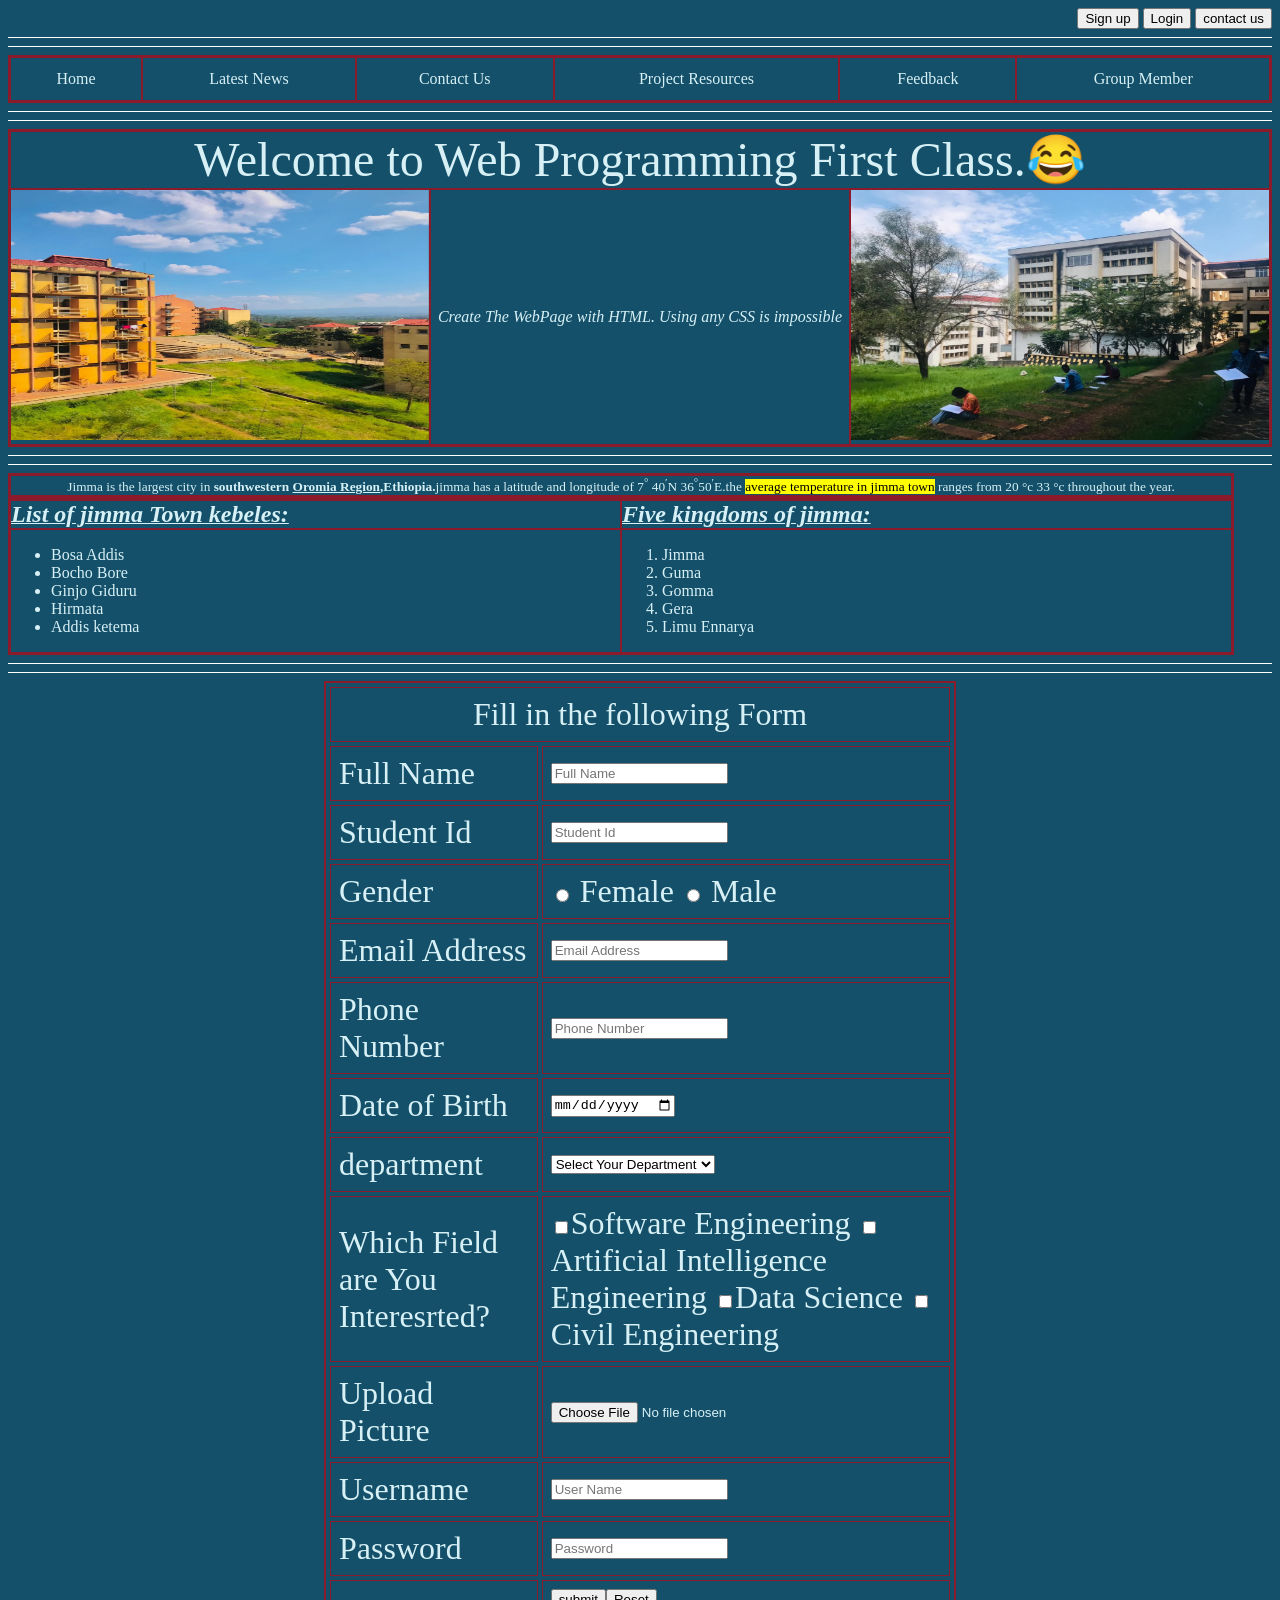
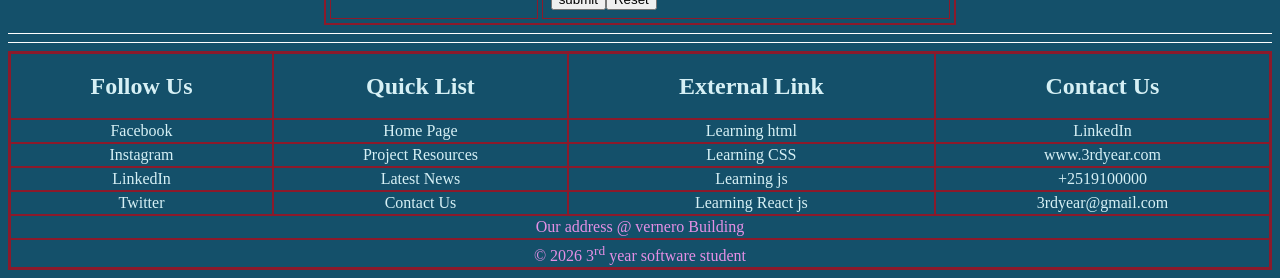
<file: pro1/index.html>
<!DOCTYPE html>
<html lang="en">
<head>
    <meta charset="UTF-8">
    <meta name="viewport" content="width=device-width, initial-scale=1.0">
    <title>Document</title>
</head>
<body bgcolor="#14506a" text="#d6f0f5" link="#d6f0f5" vlink="#d6f0f5">
    <div align="right">
        <button>
           Sign up
        </button>
        <button>
              Login
        </button>
        <button>
            contact us
        </button>
    </div>
    <hr color="#ffffff" size="1" noshade>
    <hr color="#ffffff" size="1" noshade>
    <table border="2" width="100%" bordercolor="#8b1a2b" cellpadding="12" cellspacing="0">
    <tr align="center">
        <td>Home</td>
        <td>Latest News</td>
        <td>Contact Us</td>
        <td>Project Resources</td>
        <td>Feedback</td>
        <td> Group Member</td>
    </tr>
    </table>
    <hr color="#ffffff" size="1" noshade>
    <hr color="#ffffff" size="1" noshade>
    <table width="100%" border="2" bordercolor="#8b1a2b" cellpadding="0" cellspacing="0" id="home">
        <tr>
            <td colspan="3" align="center"><font size="7" face="Times New Roman">Welcome to Web Programming First Class.&#128514</font></td>
        </tr>
        <tr align="center">
            <td width="33%">
                <img src="Images/Dorm.jpg" alt="dormitory bulding" width="100%" height="250">
            </td>
            <td width="33%">
                <i>Create The WebPage with HTML. Using any CSS is impossible</i>
            </td>
            <td width="33%">
             <img src="Images/Workshop.jpg" alt="University Campus" width="100%" height="250">
            </td>
        </tr>
    </table>
     <hr color="#ffffff" size="1" noshade>
    <hr color="#ffffff" size="1" noshade>
    <table width="97%"  border="2" bordercolor="#8b1a2b" cellpadding="0" cellspacing="0">
      <tr align="center" >
        <td> <small> Jimma is the largest city in <b>southwestern <a href="https://oromia.gov.et/">Oromia Region</a>,Ethiopia.</b>jimma has a latitude and longitude of 7<sup>&deg;</sup>
            40<sup>&prime;</sup></sup>N 36<SUP>&deg;</SUP>50<sup>&prime;</sup>E.the <mark>average temperature in jimma town</mark> ranges from 20 &deg;c 33 &deg;c throughout the year.
        </small>
    </td>
      </tr>
    </table>

    <table width="97%" border="2" bordercolor="#8b1a2b" cellpadding="0" cellspacing="0">
        <tr>
            <th align="left" width="50%"><i><u><font size="5">List of jimma Town kebeles:</font></u></i></th>
            <th align="left" width="50%"><i><u><font size="5">Five kingdoms of jimma:</font></u></i></th>
        </tr>
        <tr>
            <td>
                <ul>
                    <li>Bosa Addis</li>
                    <li>Bocho Bore</li>
                    <li>Ginjo Giduru</li>
                    <li>Hirmata</li>
                    <li>Addis ketema</li>
                </ul>
            </td>
            <td>
                <ol>
                    <li>Jimma</li>
                    <li>Guma</li>
                    <li>Gomma</li>
                    <li>Gera</li>
                    <li>Limu Ennarya</li>
                </ol>
            </td>
        </tr>
    </table>
      <hr color="#ffffff" size="1" noshade>
    <hr color="#ffffff" size="1" noshade>
    <form action="#" method="post">
        <table align="center" width="50%" border="2" bordercolor="#8b1a2b" cellpadding="8" cellspacing="4">
            <tr>
                <td colspan="2" align="center"><font size="6">Fill in the following Form</font></td>
            </tr>
           <tr>
            <td><font size="6"><label for="fullname">Full Name</label></font></td>
            <td><input type="text" id="fullname" name="fullname" placeholder="Full Name"></td>
           </tr>
           <tr>
            <td><font size="6"><label for="sid">Student Id</label></font></td>
            <td><input type="text" id="sid" name="sid" placeholder="Student Id"></td>
           </tr>
           <tr>
            <td><font size="6">Gender</font></td>
            <td><font size="6">
                <input type="radio" name="gender" id="f" value="female">
                <label for="f">Female</label>
                <input type="radio" name="gender" id="m" value="male">
                <label for="m">Male</label>
            </font></td>
           </tr>
           <tr>
            <td><font size="6"><label for="email">Email Address</label></font></td>
            <td><input type="email" id="email" name="email" placeholder="Email Address"></td>
           </tr>
           <tr>
            <td><font size="6"><label for="phone">Phone Number</label></font></td>
            <td><input type="tel" id="phone" name="phone" placeholder="Phone Number"></td>
           </tr>
           <tr>
            <td><font size="6"><label for="dab">Date of Birth</label></font></td>
            <td><input type="date" id="dob" name="dob" ></td>
           </tr>
           <tr>
            <td><font size="6"><label for="dept">department</label></font></td>
            <td>
                <select name="dept" id="dept">
                    <option value="">Select Your Department</option>
                    <option value="">computer Science</option>
                    <option value="">Software Engineering</option>
                    <option value="">Information Tecnology</option>
                    <option value="">Civil Engineerin</option>
                </select>
            </td>
           </tr>
           <tr>
            <td>
                <font size="6">Which Field are You Interesrted?</font>
            </td>
            <td><font size="6">
                <input type="checkbox" name="field" value="se" id="c1"><label for="c1">Software Engineering</label>
                <input type="checkbox" name="field" value="ai" id="c2"><label for="c2">Artificial Intelligence Engineering</label>
                <input type="checkbox" name="field" value="ds" id="c3"><label for="c3">Data Science</label>
                <input type="checkbox" name="field" value="ce" id="c4"><label for="c4">Civil Engineering</label>
           </font> </td>
           </tr>
          <tr>
            <td><font size="6">Upload Picture</font></td>
            <td><input type="file" name="picture" accept="image"></td>
          </tr>
            <tr>
            <td><font size="6">Username</font></td>
            <td><input type="text" name="picture" id="user" placeholder="User Name"></td>
          </tr>
           <tr>
            <td><font size="6">Password</font></td>
            <td><input type="password" name="pass" id="pass" placeholder="Password"></td>
          </tr>
          <tr>
            <td>&nbsp;</td>
            <td><input type="submit" value="submit"><input type="reset" type="clear"></td>
          </tr>
        </table>
    </form>
     <hr color="#ffffff" size="1" noshade>
    <hr color="#ffffff" size="1" noshade>
    <table width="100%" border="2" bordercolor="#8b1a2b" cellpadding="2" cellspacing="0">
        <tr align="center">
            <th height="60" ><font size="5">Follow Us</font></th>
            <th><font size="5">Quick List </font></th>
            <th><font size="5">External Link </font></th>
            <th><font size="5">Contact  Us</font></th>
        </tr>
<tr align="center">
    <td>Facebook</td>
    <td>Home Page</td>
    <td>Learning html</td>
    <td>LinkedIn</td>
</tr>
<tr align="center">
    <td>Instagram</td>
    <td>Project Resources</td>
    <td>Learning CSS</td>
    <td>www.3rdyear.com</td>
</tr>
<tr align="center">
    <td>LinkedIn</td>
    <td>Latest News</td>
    <td>Learning js</td>
    <td>+2519100000</td>
</tr>
<tr align="center">
    <td>Twitter</td>
    <td>Contact Us</td>
    <td>Learning React js</td>
    <td>3rdyear@gmail.com</td>
</tr>
<tr align="center">
    <td colspan="4"><font color="#e58fe5">Our address @ vernero Building</font></td>
</tr>
<tr align="center">
    <td colspan="4"><font color="#e58fe5">&copy; 2026 3<sup>rd</sup> year software student</font></td>
</tr>
    </table>
</body>
</html>
</file>
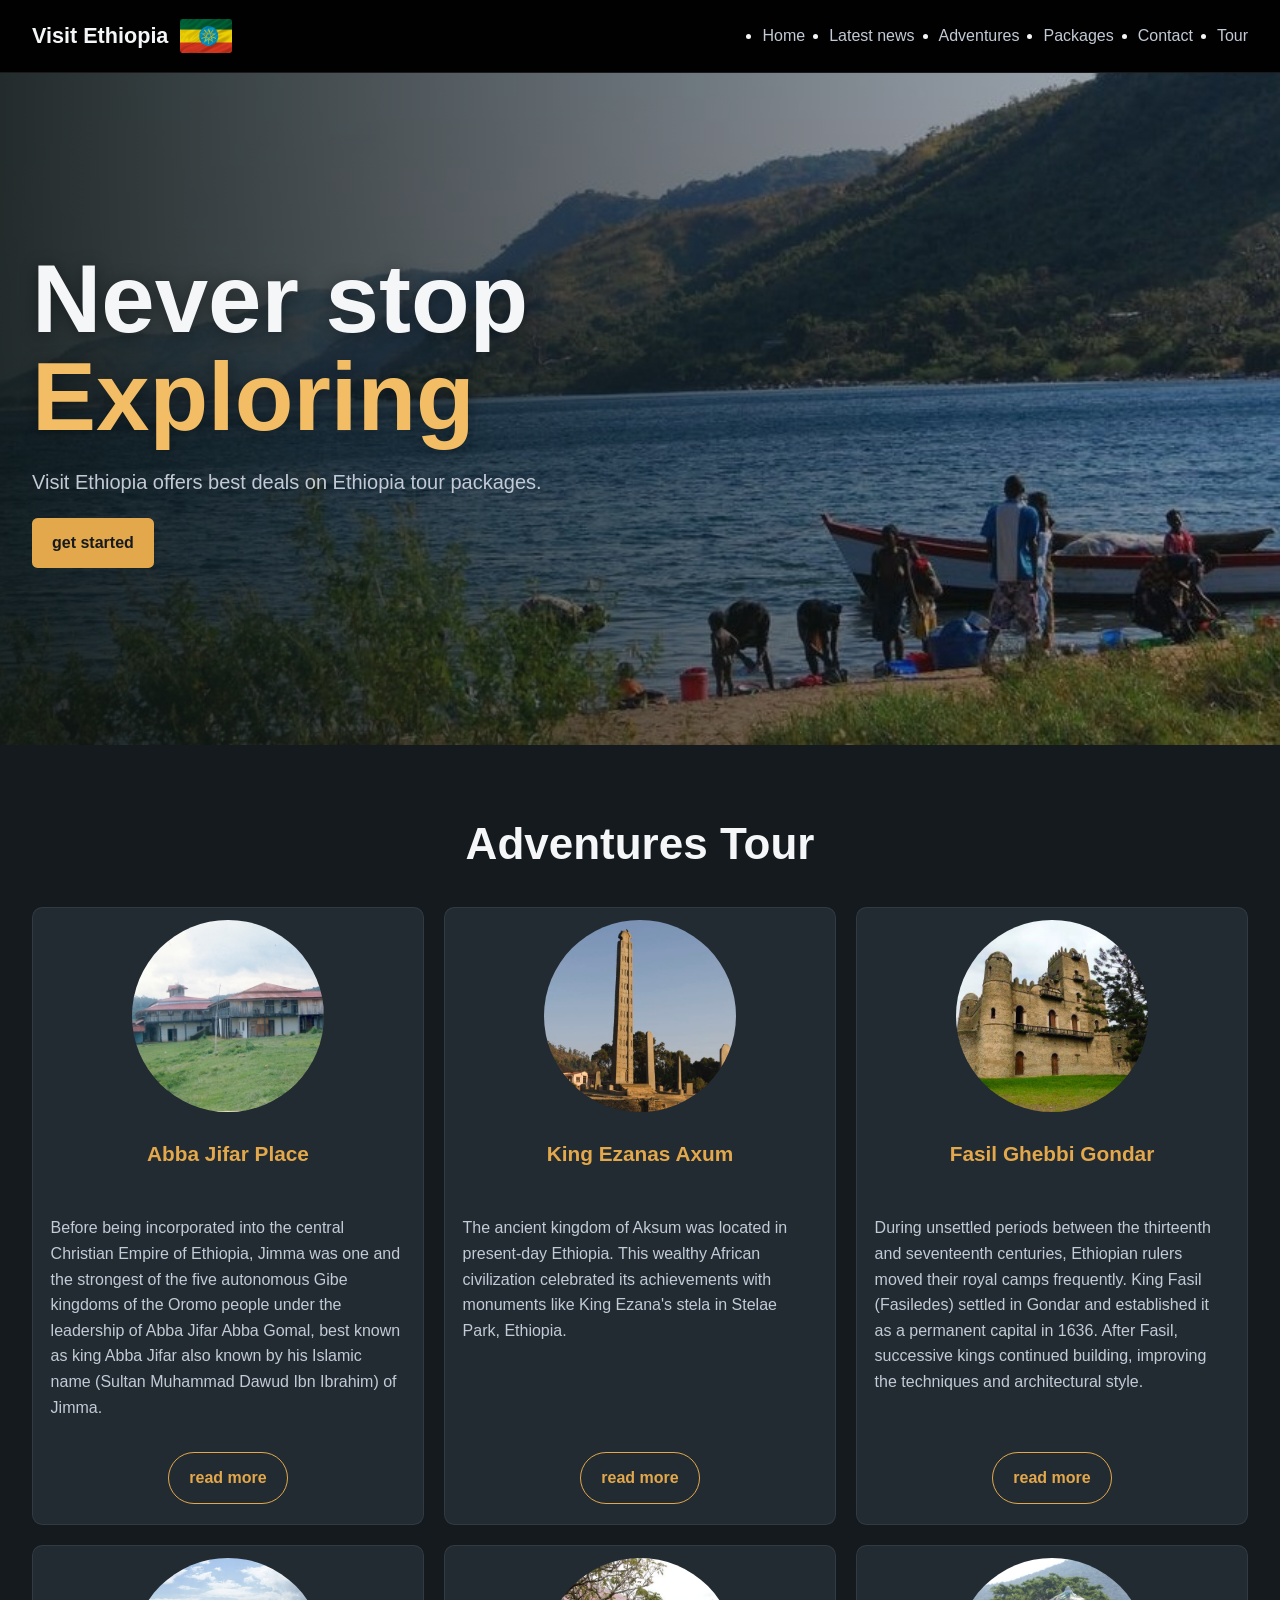
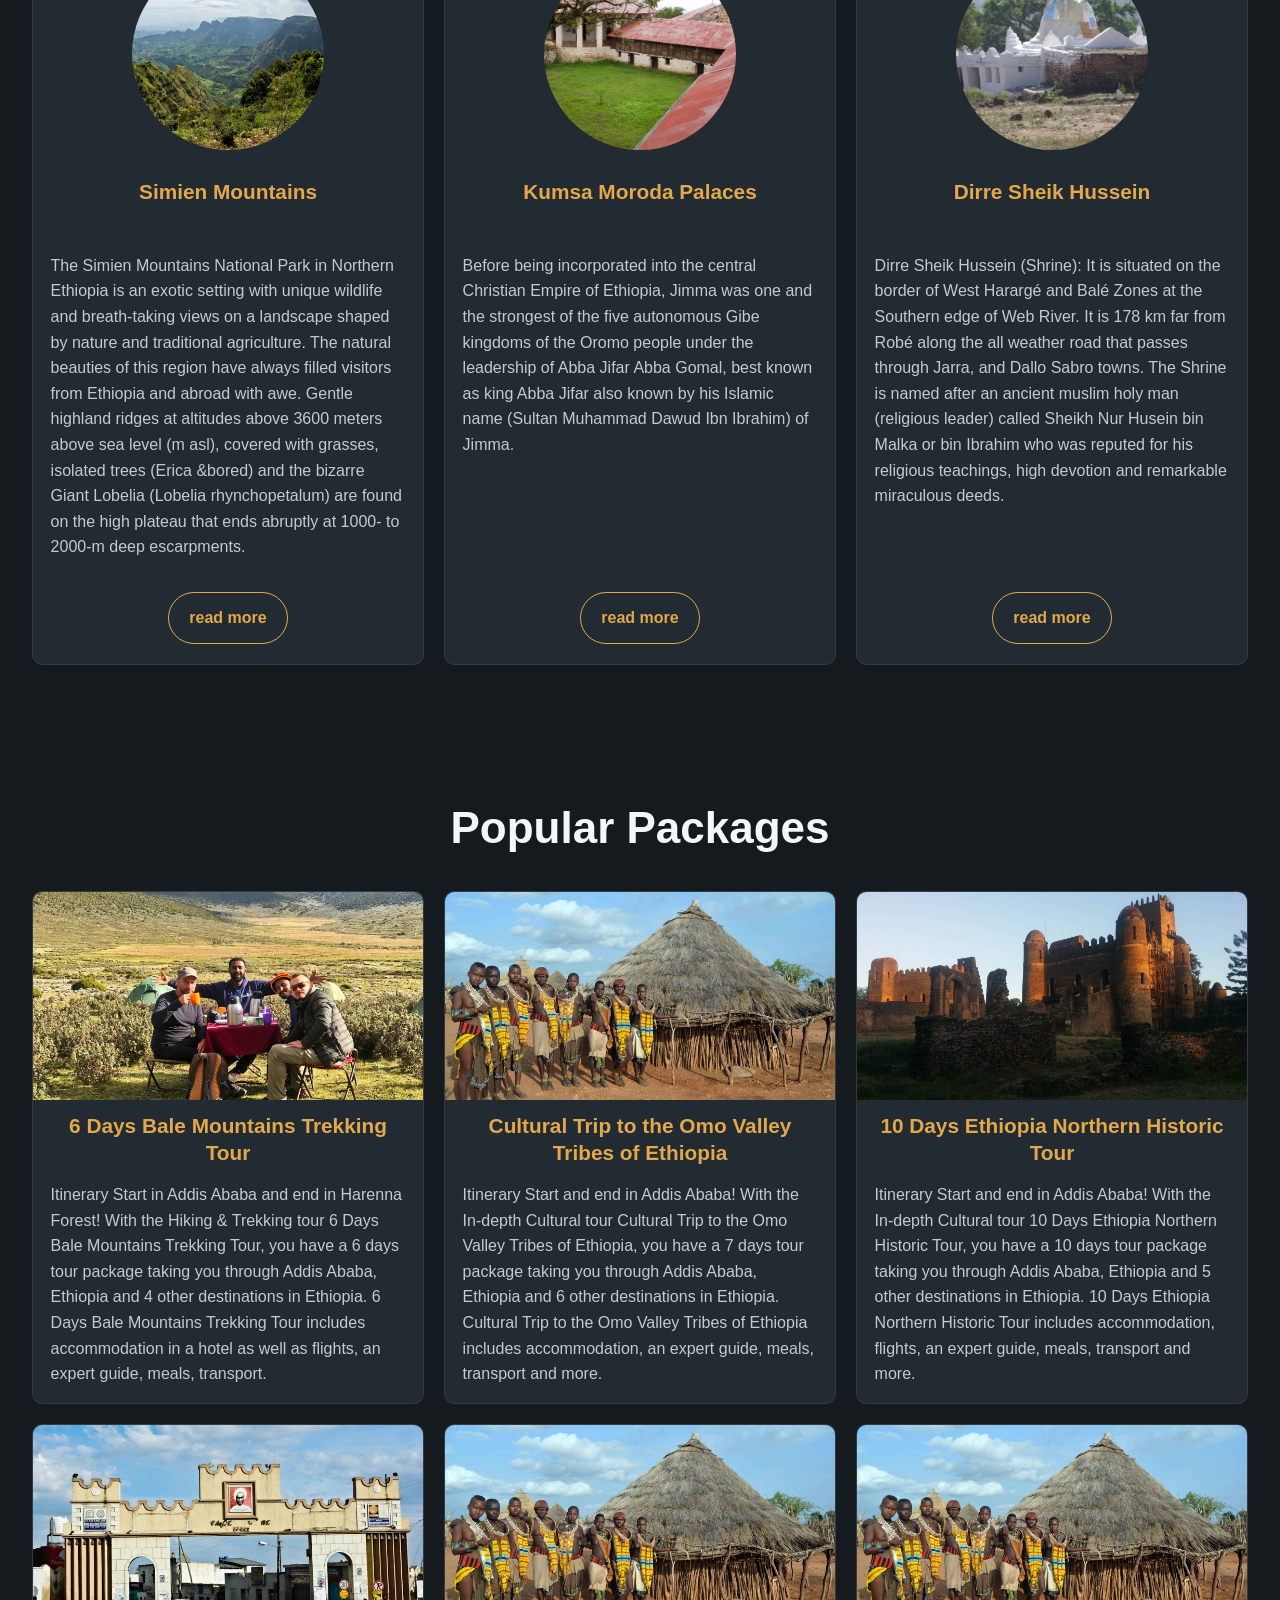
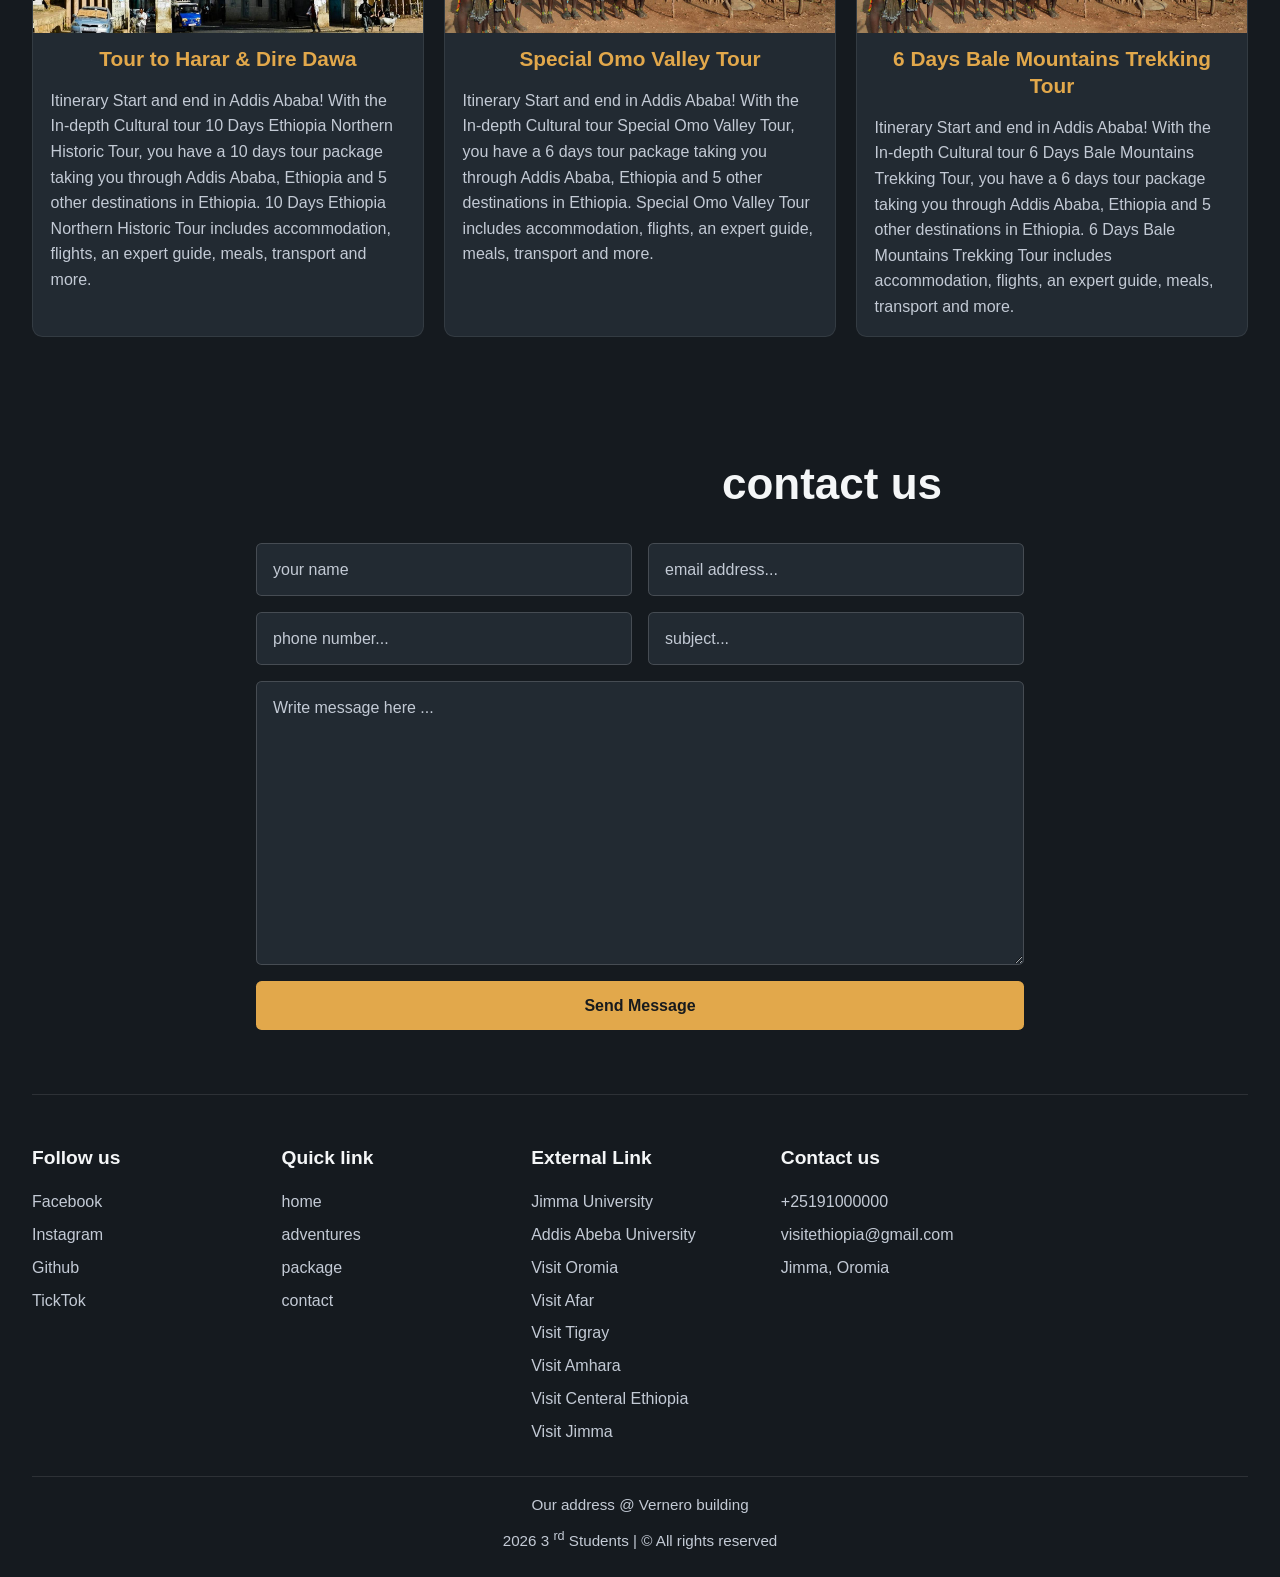
<file: pro3/asset/index.html>
<!DOCTYPE html>
<html lang="en"><head><meta http-equiv="Content-Type" content="text/html; charset=UTF-8">
    <meta name="viewport" content="width=device-width, initial-scale=1.0">
    <link rel="stylesheet" href="css/mystyle.css">
</head>
<body>
    <section class="header">
        <div class="headerContainer">
            <div class="logo">
                <div class="textlogo"><a href="https://visit-ethiopia-se.vercel.app/index.html" name="home">Visit Ethiopia </a></div>
                <div class="imagelogo"><img src="image/ethioflag.jpg" alt="Ethiopia Flag"></div>
            </div>
            <div class="menu-bar">
                <input type="checkbox" id="menu-toggle" aria-label="Toggle navigation">
                <label class="menu-toggle" for="menu-toggle" aria-hidden="true">
                    <span></span>
                    <span></span>
                    <span></span>
                </label>
                <ul>
                    <li><a href="https://visit-ethiopia-se.vercel.app/#home">Home</a></li>
                    <li><a href="https://visit-ethiopia-se.vercel.app/#">Latest news</a></li>
                    <li><a href="https://visit-ethiopia-se.vercel.app/#adventures">Adventures</a></li>
                    <li><a href="https://visit-ethiopia-se.vercel.app/#package">Packages</a></li>
                    <li><a href="https://visit-ethiopia-se.vercel.app/#contact">Contact</a></li>
                    <li><a href="https://visit-ethiopia-se.vercel.app/#">Tour</a></li>
                </ul>
            </div>
        </div>
    </section>
    <section class="imagecontainer">
        <h1 class="neverstop">Never stop</h1>
        <h1 class="exploring">Exploring</h1>
        <p class="visitEthiopia">Visit Ethiopia offers best deals on Ethiopia tour packages.</p>
        <a href="https://visit-ethiopia-se.vercel.app/#adventures">get started</a>
    </section>
    <section>
        <div class="adventuresContainer">
            <div class="adventuretitle"><a href="https://visit-ethiopia-se.vercel.app/#" name="adventures">Adventures Tour</a></div>
            <div class="box">
                <div class="image">
                    <img src="image/masaraa_abbaa_jifaar.jpg" alt="Abba Jifar Place">
                </div>
                <div class="title">
                    <h1>Abba Jifar Place</h1>
                </div>
                <div class="paragraph">
                    <p>Before being incorporated into the central Christian Empire of Ethiopia, Jimma was one and the strongest of the five autonomous Gibe kingdoms of the Oromo people under the leadership of Abba Jifar Abba Gomal, best known as king Abba Jifar also known by his Islamic name (Sultan Muhammad Dawud Ibn Ibrahim) of Jimma.
                    </p>
                </div>
                <div class="readmore">
                    <a href="https://visit-ethiopia-se.vercel.app/#">read more</a>
                </div>
            </div>
            <div class="box">
                <div class="image">
                    <img src="image/king-ezanas-stela.jpg" alt="King Ezanas ">
                </div>
                <div class="title">
                    <h1>King Ezanas Axum</h1>
                </div>
                <div class="paragraph">
                    <p>The ancient kingdom of Aksum was located in present-day Ethiopia. This wealthy African civilization celebrated its achievements with monuments like King Ezana's stela in Stelae Park, Ethiopia.
                    </p>
                </div>
                <div class="readmore">
                    <a href="https://visit-ethiopia-se.vercel.app/#">read more</a>
                </div>
            </div>
            <div class="box">
                <div class="image">
                    <img src="image/fasil-ghebbi-royal-enclosure-gondar-3.jpg" alt="Fasil Ghebbi Gondar">
                </div>
                <div class="title">
                    <h1>Fasil Ghebbi Gondar</h1>
                </div>
                <div class="paragraph">
                    <p>During unsettled periods between the thirteenth and seventeenth centuries, Ethiopian rulers moved their royal camps frequently. King Fasil (Fasiledes) settled in Gondar and established it as a permanent capital in 1636. After Fasil, successive kings continued building, improving the techniques and architectural style.
                    </p>
                </div>
                <div class="readmore">
                    <a href="https://visit-ethiopia-se.vercel.app/#">read more</a>
                </div>
            </div>
            <div class="box">
                <div class="image">
                    <img src="image/simen mountains.png" alt="Simien Mountains">
                </div>
                <div class="title">
                    <h1>Simien Mountains</h1>
                </div>
                <div class="paragraph">
                    <p>The Simien Mountains National Park in Northern Ethiopia is an exotic setting with unique wildlife and breath-taking views on a landscape shaped by nature and traditional agriculture. The natural beauties of this region have always filled visitors from Ethiopia and abroad with awe. Gentle highland ridges at altitudes above 3600 meters above sea level (m asl), covered with grasses, isolated trees (Erica &amp;bored) and the bizarre Giant Lobelia (Lobelia rhynchopetalum) are found on the high plateau that ends abruptly at 1000- to 2000-m deep escarpments.
                    </p>
                </div>
                <div class="readmore">
                    <a href="https://visit-ethiopia-se.vercel.app/#">read more</a>
                </div>
            </div>
            <div class="box">
                <div class="image">
                    <img src="image/kumsa moroda (1).jpg" alt="Kumsa Moroda Palaces">
                </div>
                <div class="title">
                    <h1>Kumsa Moroda Palaces</h1>
                </div>
                <div class="paragraph">
                    <p>Before being incorporated into the central Christian Empire of Ethiopia, Jimma was one and the strongest of the five autonomous Gibe kingdoms of the Oromo people under the leadership of Abba Jifar Abba Gomal, best known as king Abba Jifar also known by his Islamic name (Sultan Muhammad Dawud Ibn Ibrahim) of Jimma.
                    </p>
                </div>
                <div class="readmore">
                    <a href="https://visit-ethiopia-se.vercel.app/#">read more</a>
                </div>
            </div>
            <div class="box">
                <div class="image">
                    <img src="image/Dirre sheik husen.jpg" alt="Dirre Sheik Hussein">
                </div>
                <div class="title">
                    <h1>Dirre Sheik Hussein</h1>
                </div>
                <div class="paragraph">
                    <p>Dirre Sheik Hussein (Shrine): It is situated on the border of West Harargé and Balé Zones at the Southern edge of Web River. It is 178 km far from Robé along the all weather road that passes through Jarra, and Dallo Sabro towns. The Shrine is named after an ancient muslim holy man (religious leader) called Sheikh Nur Husein bin Malka or bin Ibrahim who was reputed for his religious teachings, high devotion and remarkable miraculous deeds.
                    </p>
                </div>
                <div class="readmore">
                    <a href="https://visit-ethiopia-se.vercel.app/#">read more</a>
                </div>
            </div>
        </div>
    </section>

    <!-- Packages Container -->
    <section>
        <div class="packagecontainer">
            <div class="packagetitle">
                <a href="https://visit-ethiopia-se.vercel.app/#home" name="package">Popular Packages</a>
            </div>
            <div class="box">
                <img src="image/6 days.jpg" alt="6 Days Bale Mountains Trekking Tour">
                <h1>6 Days Bale Mountains Trekking Tour</h1>
                <p>
                    Itinerary Start in Addis Ababa and end in Harenna Forest! With the Hiking &amp; Trekking tour 6 Days Bale Mountains Trekking Tour, you have a 6 days tour package taking you through Addis Ababa, Ethiopia and 4 other destinations in Ethiopia. 6 Days Bale Mountains Trekking Tour includes accommodation in a hotel as well as flights, an expert guide, meals, transport.
                </p>
            </div>
            <div class="box">
                <img src="image/omo valley.jpg" alt="Cultural Trip to the Omo Valley Tribes of Ethiopia">
                <h1>Cultural Trip to the Omo Valley Tribes of Ethiopia</h1>
                <p>
                    Itinerary Start and end in Addis Ababa! With the In-depth Cultural tour Cultural Trip to the Omo Valley Tribes of Ethiopia, you have a 7 days tour package taking you through Addis Ababa, Ethiopia and 6 other destinations in Ethiopia. Cultural Trip to the Omo Valley Tribes of Ethiopia includes accommodation, an expert guide, meals, transport and more.
                </p>
            </div>
            <div class="box">
                <img src="image/ethio northern.jpg" alt="10 Days Ethiopia Northern Historic Tour">
                <h1>10 Days Ethiopia Northern Historic Tour</h1>
                <p>
                    Itinerary Start and end in Addis Ababa! With the In-depth Cultural tour 10 Days Ethiopia Northern Historic Tour, you have a 10 days tour package taking you through Addis Ababa, Ethiopia and 5 other destinations in Ethiopia. 10 Days Ethiopia Northern Historic Tour includes accommodation, flights, an expert guide, meals, transport and more.
                </p>
            </div>
            <div class="box">
                <img src="image/tour harari and diree.jpg" alt="Tour to Harar &amp; Dire Dawa">
                <h1>Tour to Harar &amp; Dire Dawa</h1>
                <p>
                    Itinerary Start and end in Addis Ababa! With the In-depth Cultural tour 10 Days Ethiopia Northern Historic Tour, you have a 10 days tour package taking you through Addis Ababa, Ethiopia and 5 other destinations in Ethiopia. 10 Days Ethiopia Northern Historic Tour includes accommodation, flights, an expert guide, meals, transport and more.
                </p>
            </div>
            <div class="box">
                <img src="image/omo valley.jpg" alt="Special Omo Valley Tour">
                <h1>Special Omo Valley Tour</h1>
                <p>
                    Itinerary Start and end in Addis Ababa! With the In-depth Cultural tour Special Omo Valley Tour, you have a 6 days tour package taking you through Addis Ababa, Ethiopia and 5 other destinations in Ethiopia. Special Omo Valley Tour includes accommodation, flights, an expert guide, meals, transport and more.
                </p>
            </div>
            <div class="box">
                <img src="image/omo valley.jpg" alt="6 Days Bale Mountains Trekking Tour">
                <h1>6 Days Bale Mountains Trekking Tour</h1>
                <p>
                    Itinerary Start and end in Addis Ababa! With the In-depth Cultural tour 6 Days Bale Mountains Trekking Tour, you have a 6 days tour package taking you through Addis Ababa, Ethiopia and 5 other destinations in Ethiopia. 6 Days Bale Mountains Trekking Tour includes accommodation, flights, an expert guide, meals, transport and more.
                </p>
            </div>
        </div>
    </section>
    <section>
        <div class="contactcontainer">
            <div class="contacttitle">
                <a href="https://visit-ethiopia-se.vercel.app/#home" name="contact">contact us</a>
            </div>
            <form action="https://visit-ethiopia-se.vercel.app/" method="post">
                <input type="text" name="fname" id="fname" placeholder="your name">
                <input type="email" name="email" id="email" placeholder="email address...">
                <input type="tel" name="phone" id="phone" placeholder="phone number...">
                <input type="text" name="subject" id="subject" placeholder="subject...">
                <textarea name="message" id="" placeholder="Write message here ..." rows="10"></textarea>
                <input type="submit" value="Send Message">
            </form>
        </div>
    </section>
    <section>
        <div class="footercontainer">
            <div class="box">
                <h1>Follow us</h1>
                <a href="https://visit-ethiopia-se.vercel.app/#">Facebook</a>
                <a href="https://visit-ethiopia-se.vercel.app/#">Instagram</a>
                <a href="https://visit-ethiopia-se.vercel.app/#">Github</a>
                <a href="https://visit-ethiopia-se.vercel.app/#">TickTok</a>
            </div>
            <div class="box">
                <h1>Quick link</h1>
                <a href="https://visit-ethiopia-se.vercel.app/#home">home</a>
                <a href="https://visit-ethiopia-se.vercel.app/#adventures">adventures</a>
                <a href="https://visit-ethiopia-se.vercel.app/#package">package</a>
                <a href="https://visit-ethiopia-se.vercel.app/#contact">contact</a>
            </div>
            <div class="box">
                <h1>External Link</h1>
                <a href="https://visit-ethiopia-se.vercel.app/#">Jimma University</a>
                <a href="https://visit-ethiopia-se.vercel.app/#">Addis Abeba University</a>
                <a href="https://visit-ethiopia-se.vercel.app/#">Visit Oromia</a>
                <a href="https://visit-ethiopia-se.vercel.app/#">Visit Afar</a>
                <a href="https://visit-ethiopia-se.vercel.app/#">Visit Tigray</a>
                <a href="https://visit-ethiopia-se.vercel.app/#">Visit Amhara</a>
                <a href="https://visit-ethiopia-se.vercel.app/#">Visit Centeral Ethiopia</a>
                <a href="https://visit-ethiopia-se.vercel.app/#">Visit Jimma</a>
            </div>
            <div class="box">
                <h1>Contact us </h1>
                <a href="https://visit-ethiopia-se.vercel.app/">+25191000000</a>
                <a href="https://visit-ethiopia-se.vercel.app/">visitethiopia@gmail.com</a>
                <a href="https://visit-ethiopia-se.vercel.app/">Jimma, Oromia</a>
            </div>
            <div class="copyright">
                <h1>Our address @ Vernero building</h1>
                <h1>2026 3 <sup style="text-transform: lowercase;">rd</sup> Students | © All rights reserved</h1>
            </div>
        </div>
    </section>

</body></html>
</file>
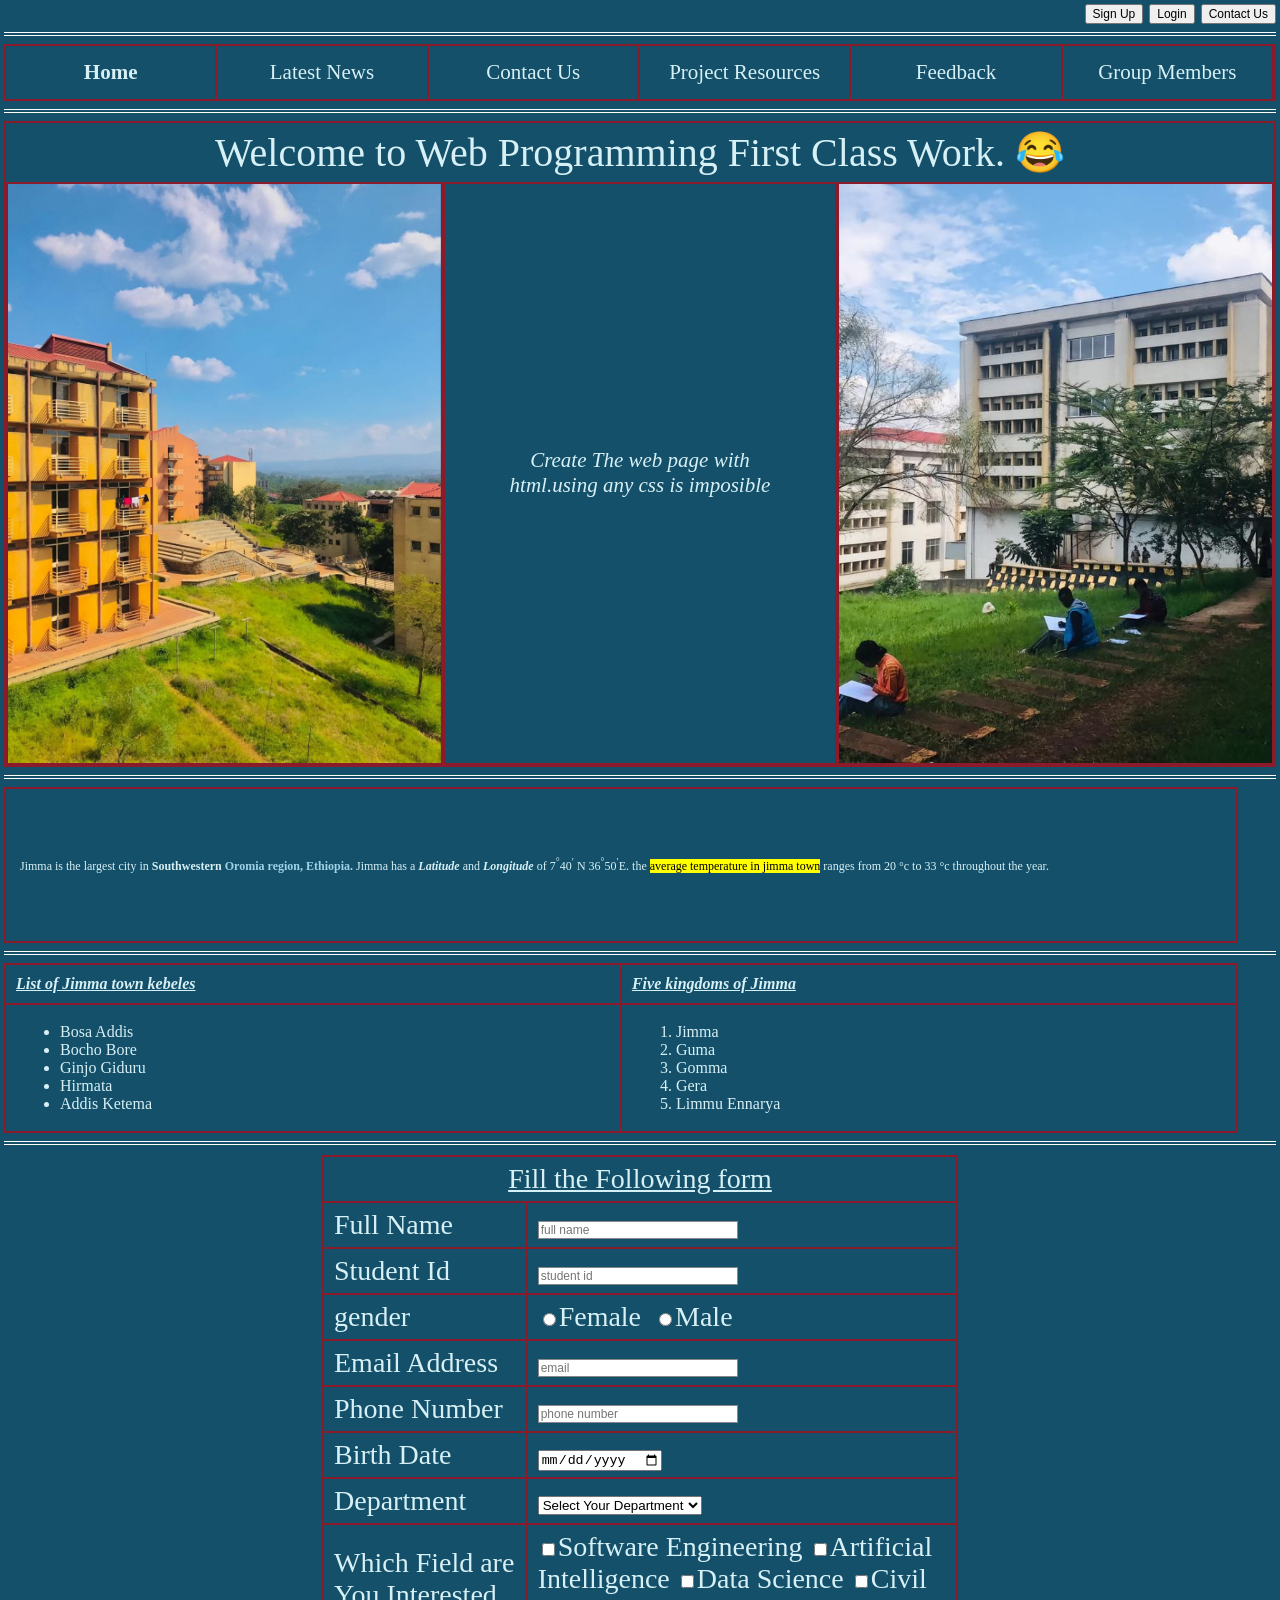
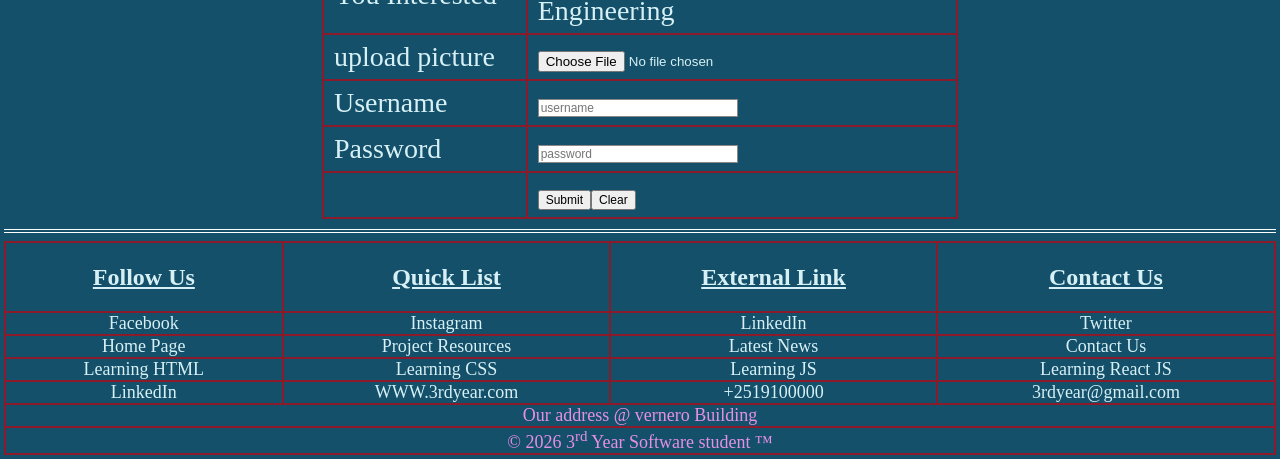
<file: pro2/pro2.html>
<!DOCTYPE html>
<html lang="en">
<head>
    <meta charset="UTF-8">
    <meta name="viewport" content="width=device-width, initial-scale=1.0">
    <link rel="stylesheet" href="css/style.css">
    <title>Web Programming First Class Work</title>
</head>
<body>
    <div class="top-btns">
        <button>
           Sign Up
        </button>
        <button>
          Login
        </button>
        <button>
             Contact Us
        </button>
    </div>
    <hr>
    <nav>
        <a href="#home" class="active">Home

        </a>
        <a href="#news">Latest News

        </a>
        <a href="#contact">Contact Us

        </a>
        <a href="#reasource">Project Resources

        </a><a href="#feedback">Feedback

        </a>
        <a href="#group">Group Members

        </a>
    </nav>
    <hr>
    <section class="wellcome" id="home">
        <h1>Welcome to Web Programming First Class Work. &#128514</h1>
        <div class="gallery">
            <img src="Images/Dorm.jpg" alt="dormitory building">
            <div class="tagline">Create The web page with html.using any css is imposible</div>
            <img src="Images/Workshop.jpg" alt="university campus">
        </div>
    </section>
    <hr>
    <div class="about">
        <p>
            Jimma is the largest city in <b>Southwestern <a href="">Oromia region, Ethiopia.</b></a>
            Jimma has a <b><i>Latitude</i></b> and <b><i>Longitude</i></b> of 7<sup>&deg;</sup>40<sup>&prime;</sup>
            N 36<sup>&deg;</sup>50<sup>&prime;</sup>E. the <mark>average temperature in jimma town</mark> ranges from 20 &deg;c to  33 &deg;c
            throughout the year.
        </p>
    </div>
    <hr>
    <table class="lists">
        <tr>
            <th>List of Jimma town kebeles</th>
            <th>Five kingdoms of Jimma</th>
        </tr>
        <tr>
            <td>
                <ul>
                    <li>Bosa Addis</li>
                    <li>Bocho Bore</li>
                    <li>Ginjo Giduru</li>
                    <li>Hirmata</li>
                    <li>Addis Ketema</li>
                </ul>
            </td>
            <td>
                <ol>
                    <li>Jimma</li>
                    <li>Guma</li>
                    <li>Gomma</li>
                    <li>Gera</li>
                    <li>Limmu Ennarya</li>
                </ol>
            </td>
             </tr>
    </table>
    <hr>
    <form action="#" method="post">
        <table class="form-table">
            <tr>
                <td colspan="2" class="title">Fill the Following form </td>
            </tr>
            <tr>
                <td>
                    <label for="fullname">Full Name

                    </label>
                </td>
                <td>
                    <input type="text" id="fullname" placeholder="full name">
                </td>
            </tr>
            <tr>
                <td>
                    <label for="sid">Student Id</label>
                </td>
                <td>
                    <input type="text" id="sid" placeholder="student id">
                </td>
            </tr>
            <tr>
                <td>
                    gender
                </td>
                <td class="inline">
                    <input type="radio" name="gender" id="f"><label for="f">Female</label>
                    <input type="radio" name="gender" id="m"><label for="m">Male</label>
                </td>
            </tr>
            <tr>
                <td>
                    <label for="email">Email Address</label>
                </td>
                <td>
                    <input type="email" id="email" placeholder="email">
                </td>
            </tr>
            <tr>
                <td>
                    <label for="tel">Phone Number</label>
                </td>
                <td>
                    <input type="tel" name="phn" id="tel" placeholder="phone number">
                </td>
            </tr>
            <tr>
                <td><label for="dob">Birth Date</label></td>
                <td><input type="date" name="dob" id="dob"></td>
            </tr>
            <tr>
                <td>
                   <label for="deprtment">Department</label>
                </td>
                <td>
                    <select name="dept" id="dept">
                        <option value="">Select Your Department</option>
                        <option>Software Engineering</option>
                        <option>computer science</option>
                        <option>Informatin Tecnology</option>
                        <option>Civil Engineering</option>
                    </select>
                </td>
            </tr>
            <tr>
                <td>
                    Which Field are You Interested
                </td>
                <td class="option">
                    <label><input type="checkbox">Software Engineering</label>
                    <label><input type="checkbox">Artificial Intelligence</label>
                    <label><input type="checkbox">Data Science</label>
                    <label><input type="checkbox">Civil Engineering</label>
                </td>
            </tr>
            <tr>
                <td>upload picture</td>
               <td> <input type="file" accept="image/*"></td>
            </tr>
            <tr>
                
                  <td> <label for="user">Username </label></td>
                    <td> 
                        <input type="text" id="user" placeholder="username"></input>
                </td>
            </tr>
            <tr>
                <td><label for="pass">Password</label></td>
                <td><input type="password" id="pass" placeholder="password"></td>
            </tr>
            <tr>
                <td>&nbsp;</td>
                <td class="btns"><button type="submit">Submit</button><button type="reset">Clear</button></td>
            </tr>
        </table>
    </form>
    <hr>
    <footer>
        <table>
            <tr>
                <th>Follow Us</th>
                <th>Quick List</th>
                <th>External Link</th>
                <th>Contact Us</th>
            </tr>
            <tr>
                <td>Facebook</td>
                <td>Instagram</td>
                <td>LinkedIn</td>
                <td>Twitter</td>
            </tr>
            <tr>
                <td>Home Page</td>
                <td>Project Resources</td>
                <td>Latest News</td>
                <td>Contact Us</td>
            </tr>
            <tr>
                <td>Learning HTML</td>
                <td>Learning CSS</td>
                <td>Learning JS</td>
                <td>Learning React JS</td>
            </tr>
            <tr>
                <td>LinkedIn</td>
                <td>WWW.3rdyear.com</td>
                <td>+2519100000</td>
                <td>3rdyear@gmail.com</td>
            </tr>
            <tr>
                <td colspan="4" class="note">Our address @ vernero Building</td>
            </tr>
            <tr>
                <td colspan="4" class="note">&copy; 2026 3<sup>rd</sup> Year Software student &trade;</td>
            </tr>
        </table>
    </footer>
</body>
</html>
</file>
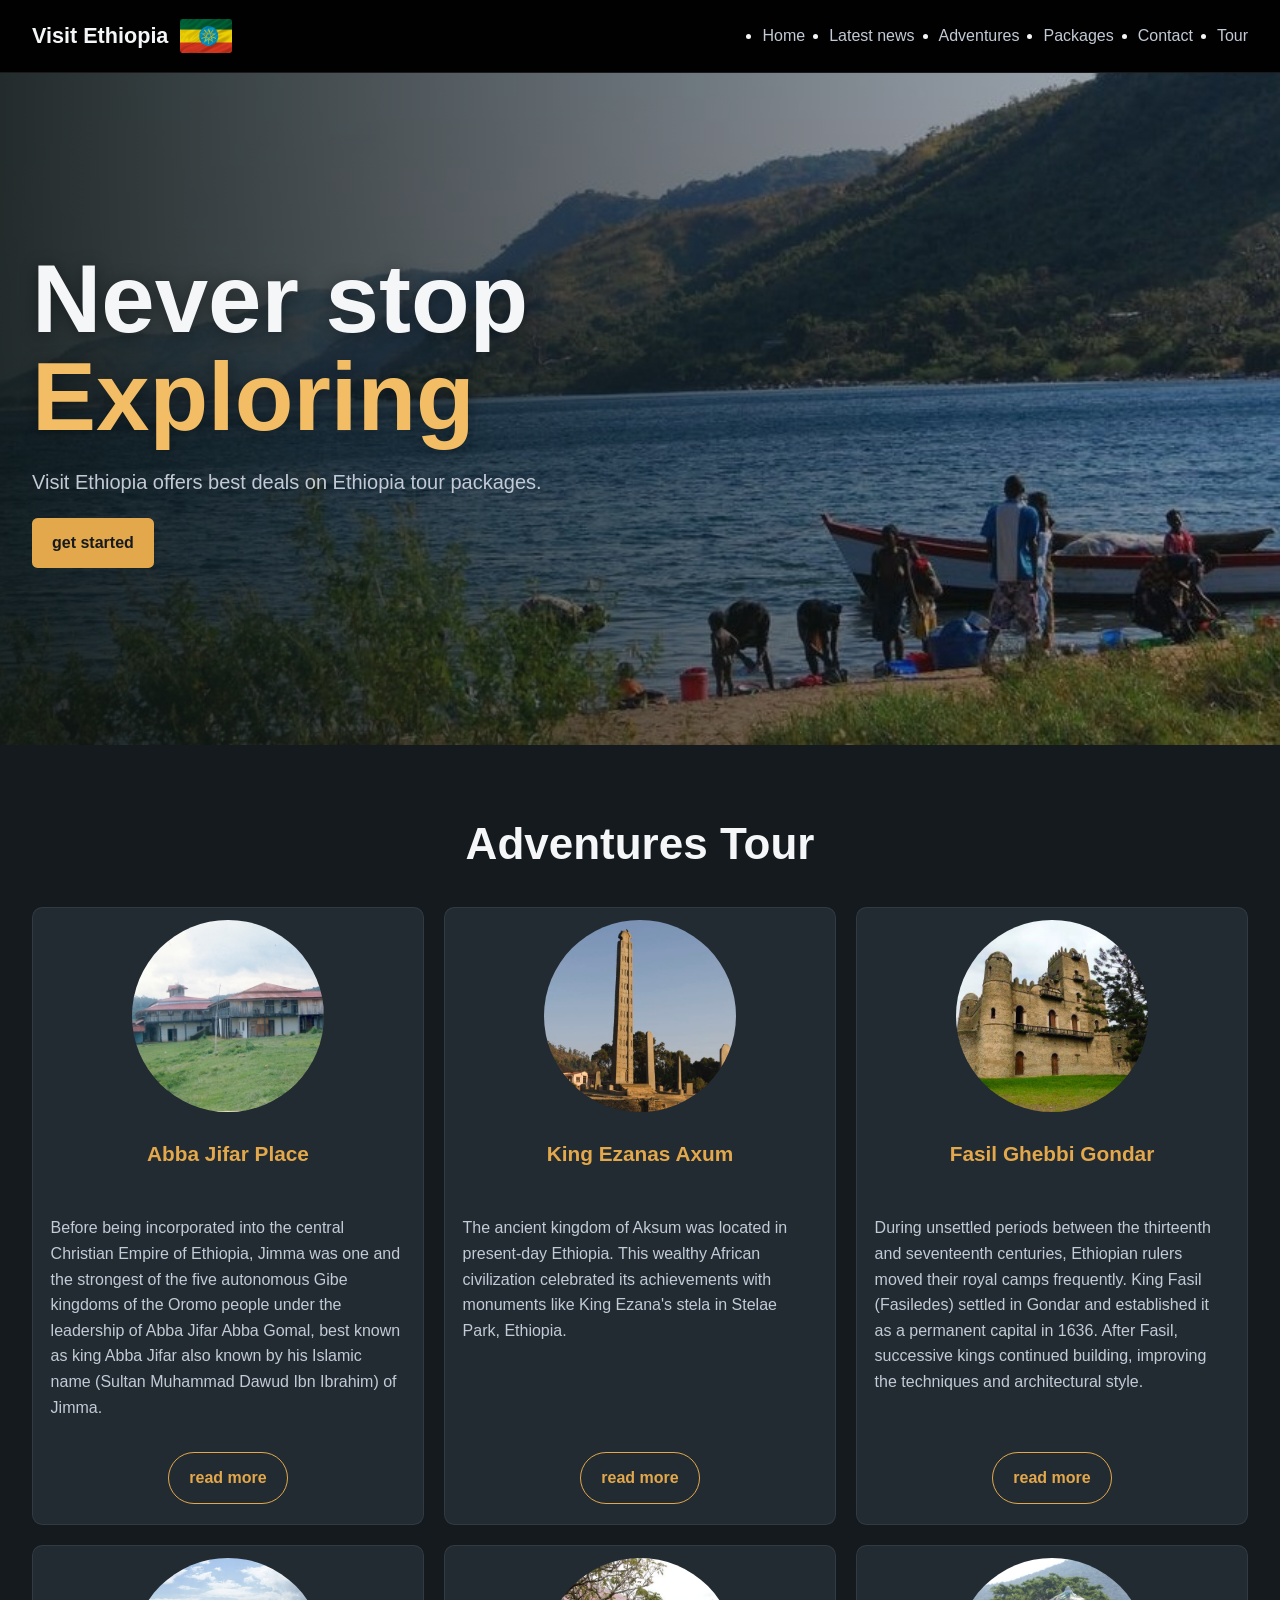
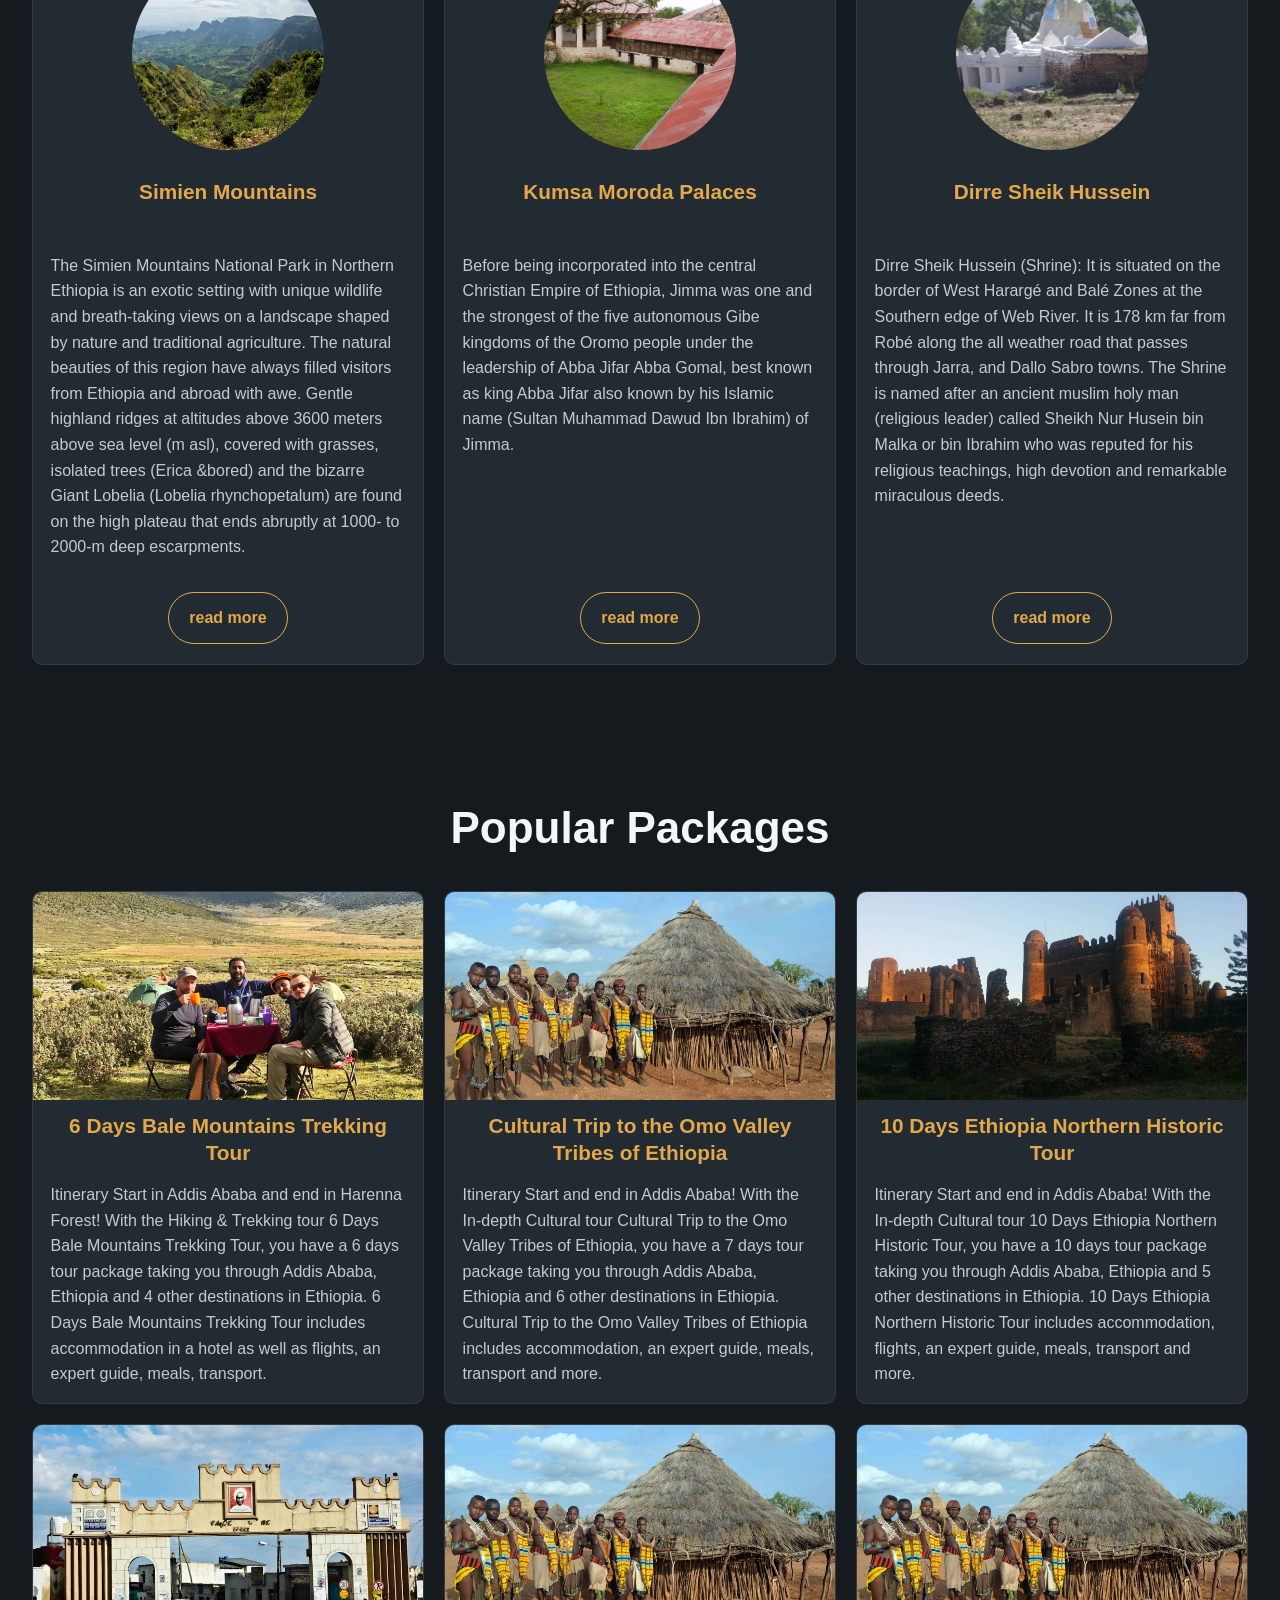
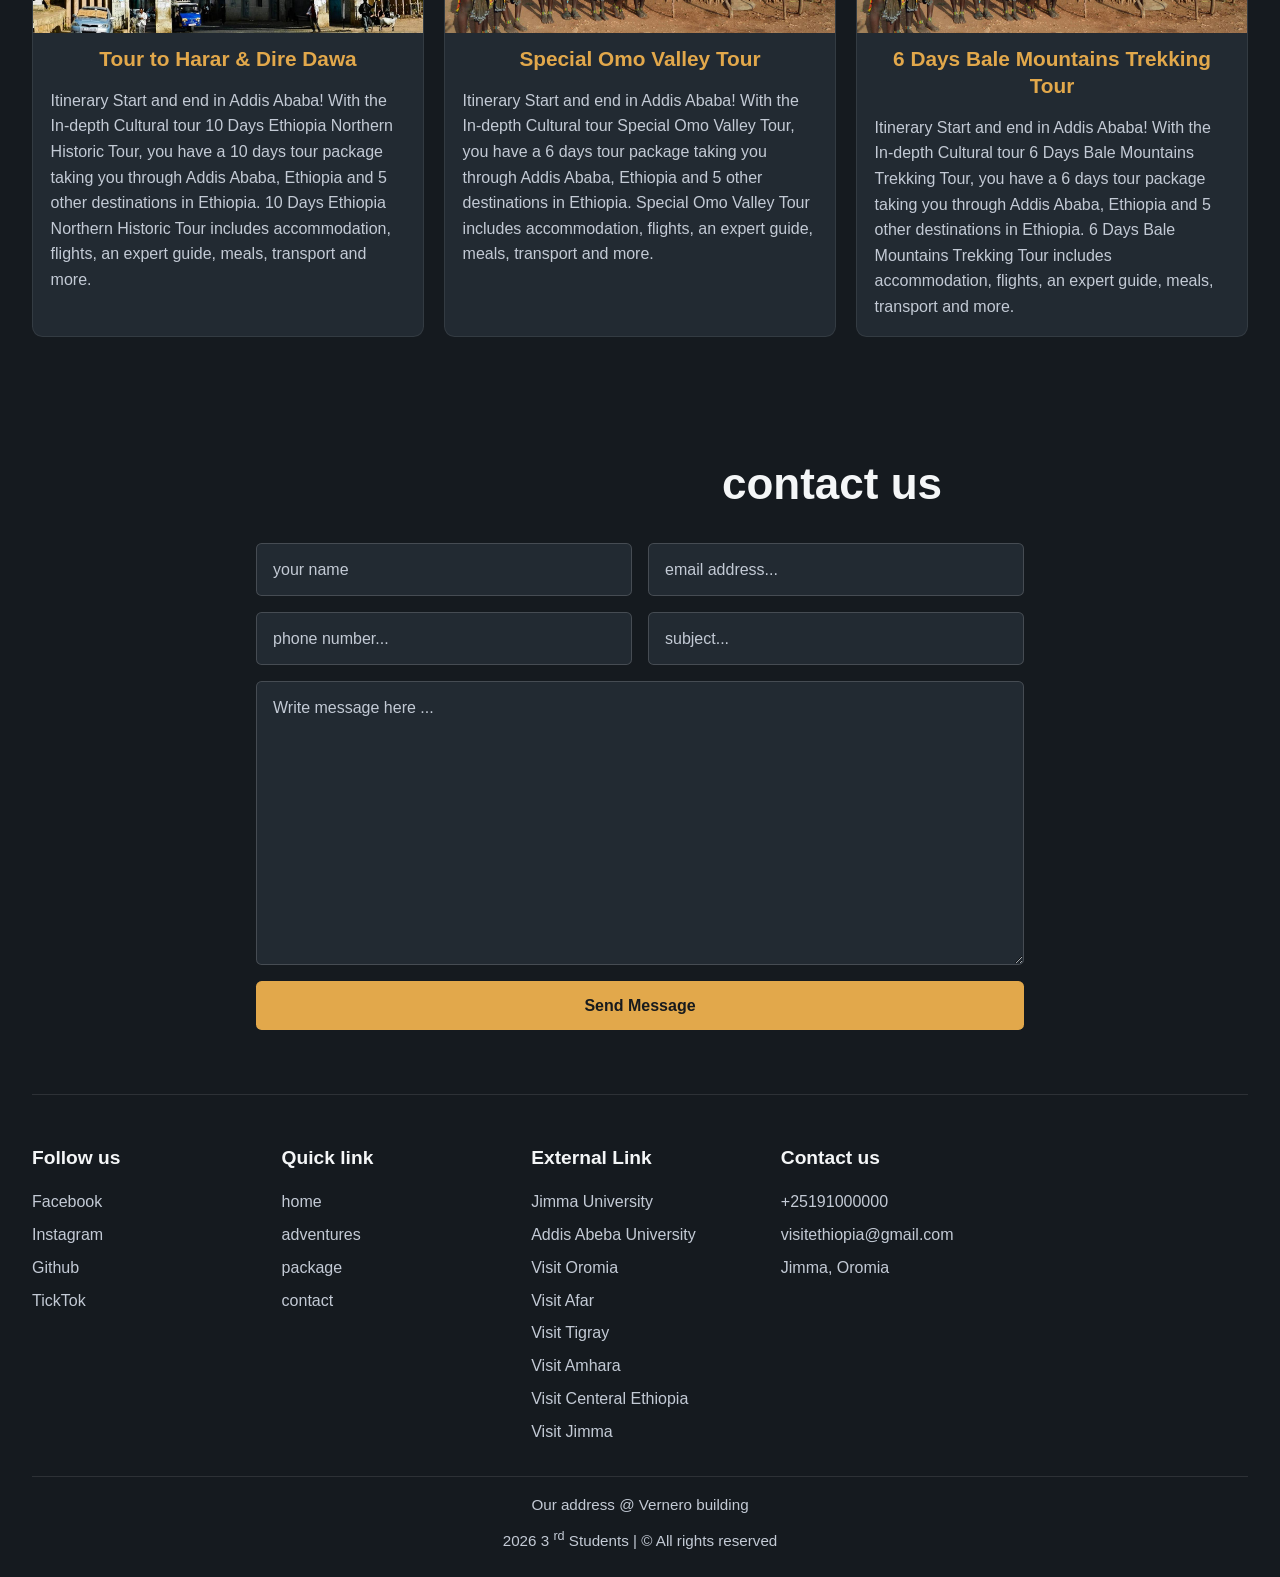
<file: pro3/asset/visitethiopia.html>
<!DOCTYPE html>
<html lang="en"><head><meta http-equiv="Content-Type" content="text/html; charset=UTF-8">
    <meta name="viewport" content="width=device-width, initial-scale=1.0">
    <link rel="stylesheet" href="css/mystyle.css">
</head>
<body>
    <section class="header">
        <div class="headerContainer">
            <div class="logo">
                <div class="textlogo"><a href="https://visit-ethiopia-se.vercel.app/index.html" name="home">Visit Ethiopia </a></div>
                <div class="imagelogo"><img src="image/ethioflag.jpg" alt="Ethiopia Flag"></div>
            </div>
            <div class="menu-bar">
                <input type="checkbox" id="menu-toggle" aria-label="Toggle navigation">
                <label class="menu-toggle" for="menu-toggle" aria-hidden="true">
                    <span></span>
                    <span></span>
                    <span></span>
                </label>
                <ul>
                    <li><a href="https://visit-ethiopia-se.vercel.app/#home">Home</a></li>
                    <li><a href="https://visit-ethiopia-se.vercel.app/#">Latest news</a></li>
                    <li><a href="https://visit-ethiopia-se.vercel.app/#adventures">Adventures</a></li>
                    <li><a href="https://visit-ethiopia-se.vercel.app/#package">Packages</a></li>
                    <li><a href="https://visit-ethiopia-se.vercel.app/#contact">Contact</a></li>
                    <li><a href="https://visit-ethiopia-se.vercel.app/#">Tour</a></li>
                </ul>
            </div>
        </div>
    </section>
    <section class="imagecontainer">
        <h1 class="neverstop">Never stop</h1>
        <h1 class="exploring">Exploring</h1>
        <p class="visitEthiopia">Visit Ethiopia offers best deals on Ethiopia tour packages.</p>
        <a href="https://visit-ethiopia-se.vercel.app/#adventures">get started</a>
    </section>
    <section>
        <div class="adventuresContainer">
            <div class="adventuretitle"><a href="https://visit-ethiopia-se.vercel.app/#" name="adventures">Adventures Tour</a></div>
            <div class="box">
                <div class="image">
                    <img src="image/masaraa_abbaa_jifaar.jpg" alt="Abba Jifar Place">
                </div>
                <div class="title">
                    <h1>Abba Jifar Place</h1>
                </div>
                <div class="paragraph">
                    <p>Before being incorporated into the central Christian Empire of Ethiopia, Jimma was one and the strongest of the five autonomous Gibe kingdoms of the Oromo people under the leadership of Abba Jifar Abba Gomal, best known as king Abba Jifar also known by his Islamic name (Sultan Muhammad Dawud Ibn Ibrahim) of Jimma.
                    </p>
                </div>
                <div class="readmore">
                    <a href="https://visit-ethiopia-se.vercel.app/#">read more</a>
                </div>
            </div>
            <div class="box">
                <div class="image">
                    <img src="image/king-ezanas-stela.jpg" alt="King Ezanas ">
                </div>
                <div class="title">
                    <h1>King Ezanas Axum</h1>
                </div>
                <div class="paragraph">
                    <p>The ancient kingdom of Aksum was located in present-day Ethiopia. This wealthy African civilization celebrated its achievements with monuments like King Ezana's stela in Stelae Park, Ethiopia.
                    </p>
                </div>
                <div class="readmore">
                    <a href="https://visit-ethiopia-se.vercel.app/#">read more</a>
                </div>
            </div>
            <div class="box">
                <div class="image">
                    <img src="image/fasil-ghebbi-royal-enclosure-gondar-3.jpg" alt="Fasil Ghebbi Gondar">
                </div>
                <div class="title">
                    <h1>Fasil Ghebbi Gondar</h1>
                </div>
                <div class="paragraph">
                    <p>During unsettled periods between the thirteenth and seventeenth centuries, Ethiopian rulers moved their royal camps frequently. King Fasil (Fasiledes) settled in Gondar and established it as a permanent capital in 1636. After Fasil, successive kings continued building, improving the techniques and architectural style.
                    </p>
                </div>
                <div class="readmore">
                    <a href="https://visit-ethiopia-se.vercel.app/#">read more</a>
                </div>
            </div>
            <div class="box">
                <div class="image">
                    <img src="image/simen mountains.png" alt="Simien Mountains">
                </div>
                <div class="title">
                    <h1>Simien Mountains</h1>
                </div>
                <div class="paragraph">
                    <p>The Simien Mountains National Park in Northern Ethiopia is an exotic setting with unique wildlife and breath-taking views on a landscape shaped by nature and traditional agriculture. The natural beauties of this region have always filled visitors from Ethiopia and abroad with awe. Gentle highland ridges at altitudes above 3600 meters above sea level (m asl), covered with grasses, isolated trees (Erica &amp;bored) and the bizarre Giant Lobelia (Lobelia rhynchopetalum) are found on the high plateau that ends abruptly at 1000- to 2000-m deep escarpments.
                    </p>
                </div>
                <div class="readmore">
                    <a href="https://visit-ethiopia-se.vercel.app/#">read more</a>
                </div>
            </div>
            <div class="box">
                <div class="image">
                    <img src="image/kumsa moroda (1).jpg" alt="Kumsa Moroda Palaces">
                </div>
                <div class="title">
                    <h1>Kumsa Moroda Palaces</h1>
                </div>
                <div class="paragraph">
                    <p>Before being incorporated into the central Christian Empire of Ethiopia, Jimma was one and the strongest of the five autonomous Gibe kingdoms of the Oromo people under the leadership of Abba Jifar Abba Gomal, best known as king Abba Jifar also known by his Islamic name (Sultan Muhammad Dawud Ibn Ibrahim) of Jimma.
                    </p>
                </div>
                <div class="readmore">
                    <a href="https://visit-ethiopia-se.vercel.app/#">read more</a>
                </div>
            </div>
            <div class="box">
                <div class="image">
                    <img src="image/Dirre sheik husen.jpg" alt="Dirre Sheik Hussein">
                </div>
                <div class="title">
                    <h1>Dirre Sheik Hussein</h1>
                </div>
                <div class="paragraph">
                    <p>Dirre Sheik Hussein (Shrine): It is situated on the border of West Harargé and Balé Zones at the Southern edge of Web River. It is 178 km far from Robé along the all weather road that passes through Jarra, and Dallo Sabro towns. The Shrine is named after an ancient muslim holy man (religious leader) called Sheikh Nur Husein bin Malka or bin Ibrahim who was reputed for his religious teachings, high devotion and remarkable miraculous deeds.
                    </p>
                </div>
                <div class="readmore">
                    <a href="https://visit-ethiopia-se.vercel.app/#">read more</a>
                </div>
            </div>
        </div>
    </section>

    <!-- Packages Container -->
    <section>
        <div class="packagecontainer">
            <div class="packagetitle">
                <a href="https://visit-ethiopia-se.vercel.app/#home" name="package">Popular Packages</a>
            </div>
            <div class="box">
                <img src="image/6 days.jpg" alt="6 Days Bale Mountains Trekking Tour">
                <h1>6 Days Bale Mountains Trekking Tour</h1>
                <p>
                    Itinerary Start in Addis Ababa and end in Harenna Forest! With the Hiking &amp; Trekking tour 6 Days Bale Mountains Trekking Tour, you have a 6 days tour package taking you through Addis Ababa, Ethiopia and 4 other destinations in Ethiopia. 6 Days Bale Mountains Trekking Tour includes accommodation in a hotel as well as flights, an expert guide, meals, transport.
                </p>
            </div>
            <div class="box">
                <img src="image/omo valley.jpg" alt="Cultural Trip to the Omo Valley Tribes of Ethiopia">
                <h1>Cultural Trip to the Omo Valley Tribes of Ethiopia</h1>
                <p>
                    Itinerary Start and end in Addis Ababa! With the In-depth Cultural tour Cultural Trip to the Omo Valley Tribes of Ethiopia, you have a 7 days tour package taking you through Addis Ababa, Ethiopia and 6 other destinations in Ethiopia. Cultural Trip to the Omo Valley Tribes of Ethiopia includes accommodation, an expert guide, meals, transport and more.
                </p>
            </div>
            <div class="box">
                <img src="image/ethio northern.jpg" alt="10 Days Ethiopia Northern Historic Tour">
                <h1>10 Days Ethiopia Northern Historic Tour</h1>
                <p>
                    Itinerary Start and end in Addis Ababa! With the In-depth Cultural tour 10 Days Ethiopia Northern Historic Tour, you have a 10 days tour package taking you through Addis Ababa, Ethiopia and 5 other destinations in Ethiopia. 10 Days Ethiopia Northern Historic Tour includes accommodation, flights, an expert guide, meals, transport and more.
                </p>
            </div>
            <div class="box">
                <img src="image/tour harari and diree.jpg" alt="Tour to Harar &amp; Dire Dawa">
                <h1>Tour to Harar &amp; Dire Dawa</h1>
                <p>
                    Itinerary Start and end in Addis Ababa! With the In-depth Cultural tour 10 Days Ethiopia Northern Historic Tour, you have a 10 days tour package taking you through Addis Ababa, Ethiopia and 5 other destinations in Ethiopia. 10 Days Ethiopia Northern Historic Tour includes accommodation, flights, an expert guide, meals, transport and more.
                </p>
            </div>
            <div class="box">
                <img src="image/omo valley.jpg" alt="Special Omo Valley Tour">
                <h1>Special Omo Valley Tour</h1>
                <p>
                    Itinerary Start and end in Addis Ababa! With the In-depth Cultural tour Special Omo Valley Tour, you have a 6 days tour package taking you through Addis Ababa, Ethiopia and 5 other destinations in Ethiopia. Special Omo Valley Tour includes accommodation, flights, an expert guide, meals, transport and more.
                </p>
            </div>
            <div class="box">
                <img src="image/omo valley.jpg" alt="6 Days Bale Mountains Trekking Tour">
                <h1>6 Days Bale Mountains Trekking Tour</h1>
                <p>
                    Itinerary Start and end in Addis Ababa! With the In-depth Cultural tour 6 Days Bale Mountains Trekking Tour, you have a 6 days tour package taking you through Addis Ababa, Ethiopia and 5 other destinations in Ethiopia. 6 Days Bale Mountains Trekking Tour includes accommodation, flights, an expert guide, meals, transport and more.
                </p>
            </div>
        </div>
    </section>
    <section>
        <div class="contactcontainer">
            <div class="contacttitle">
                <a href="https://visit-ethiopia-se.vercel.app/#home" name="contact">contact us</a>
            </div>
            <form action="https://visit-ethiopia-se.vercel.app/" method="post">
                <input type="text" name="fname" id="fname" placeholder="your name">
                <input type="email" name="email" id="email" placeholder="email address...">
                <input type="tel" name="phone" id="phone" placeholder="phone number...">
                <input type="text" name="subject" id="subject" placeholder="subject...">
                <textarea name="message" id="" placeholder="Write message here ..." rows="10"></textarea>
                <input type="submit" value="Send Message">
            </form>
        </div>
    </section>
    <section>
        <div class="footercontainer">
            <div class="box">
                <h1>Follow us</h1>
                <a href="https://visit-ethiopia-se.vercel.app/#">Facebook</a>
                <a href="https://visit-ethiopia-se.vercel.app/#">Instagram</a>
                <a href="https://visit-ethiopia-se.vercel.app/#">Github</a>
                <a href="https://visit-ethiopia-se.vercel.app/#">TickTok</a>
            </div>
            <div class="box">
                <h1>Quick link</h1>
                <a href="https://visit-ethiopia-se.vercel.app/#home">home</a>
                <a href="https://visit-ethiopia-se.vercel.app/#adventures">adventures</a>
                <a href="https://visit-ethiopia-se.vercel.app/#package">package</a>
                <a href="https://visit-ethiopia-se.vercel.app/#contact">contact</a>
            </div>
            <div class="box">
                <h1>External Link</h1>
                <a href="https://visit-ethiopia-se.vercel.app/#">Jimma University</a>
                <a href="https://visit-ethiopia-se.vercel.app/#">Addis Abeba University</a>
                <a href="https://visit-ethiopia-se.vercel.app/#">Visit Oromia</a>
                <a href="https://visit-ethiopia-se.vercel.app/#">Visit Afar</a>
                <a href="https://visit-ethiopia-se.vercel.app/#">Visit Tigray</a>
                <a href="https://visit-ethiopia-se.vercel.app/#">Visit Amhara</a>
                <a href="https://visit-ethiopia-se.vercel.app/#">Visit Centeral Ethiopia</a>
                <a href="https://visit-ethiopia-se.vercel.app/#">Visit Jimma</a>
            </div>
            <div class="box">
                <h1>Contact us </h1>
                <a href="https://visit-ethiopia-se.vercel.app/">+25191000000</a>
                <a href="https://visit-ethiopia-se.vercel.app/">visitethiopia@gmail.com</a>
                <a href="https://visit-ethiopia-se.vercel.app/">Jimma, Oromia</a>
            </div>
            <div class="copyright">
                <h1>Our address @ Vernero building</h1>
                <h1>2026 3 <sup style="text-transform: lowercase;">rd</sup> Students | © All rights reserved</h1>
            </div>
        </div>
    </section>

</body></html>
</file>
<file: pro3/asset/css/mystyle.css>
* {
    box-sizing: border-box;
    font-family: 'Inter', sans-serif;
}

:root {
    color-scheme: dark;
    --page-bg: #151a1f;
    --surface: #222a32;
    --surface-hover: #29343d;
    --text: #f4f6f7;
    --muted: #c3cad5;
    --accent: #e2a84b;
    --content-width: 76rem;
}

html {
    scroll-behavior: smooth;
}

body {
    margin: 0;
    background: var(--page-bg);
    color: var(--text);
    line-height: 1.6;
}

a {
    color: inherit;
    text-decoration: none;
}

.header {
    position: sticky;
    top: 0;
    z-index: 10;
    background: rgba(0, 0, 0, 0.94);
    border-bottom: 1px solid rgba(255, 255, 255, 0.1);
    backdrop-filter: blur(12px);
}

.headerContainer {
    width: min(100% - 2rem, var(--content-width));
    min-height: 4.5rem;
    margin: 0 auto;
    display: flex;
    align-items: center;
    justify-content: space-between;
    gap: 1rem;
}

.logo {
    display: flex;
    align-items: center;
    gap: 0.75rem;
}

.textlogo {
    font-size: 1.35rem;
    font-weight: 700;
}

.imagelogo img {
    display: block;
    width: 3.25rem;
    height: 2.1rem;
    object-fit: cover;
    border-radius: 0.15rem;
}

.menu-bar {
    display: flex;
    align-items: center;
}

.menu-bar ul {
    display: flex;
    align-items: center;
    gap: clamp(0.75rem, 2vw, 1.5rem);
    margin: 0;
    padding: 0;
}

.menu-bar a {
    display: block;
    padding: 0.5rem 0;
    color: var(--muted);
}

.menu-bar a:hover,
.menu-bar a:focus-visible {
    color: var(--accent);
}

#menu-toggle {
    position: absolute;
    width: 1px;
    height: 1px;
    padding: 0;
    margin: -1px;
    overflow: hidden;
    clip: rect(0, 0, 0, 0);
    white-space: nowrap;
    clip-path: inset(50%);
}

.menu-toggle {
    display: none;
    width: 2.75rem;
    height: 2.75rem;
    padding: 0.65rem;
    cursor: pointer;
    flex-direction: column;
    justify-content: space-around;
    border: 1px solid rgba(255, 255, 255, 0.2);
    border-radius: 0.4rem;
}

.menu-toggle span {
    display: block;
    width: 100%;
    height: 2px;
    background: var(--text);
}

#menu-toggle:focus-visible + .menu-toggle {
    outline: 2px solid var(--accent);
    outline-offset: 3px;
}

.imagecontainer {
    min-height: clamp(28rem, 54vw, 42rem);
    padding: clamp(4rem, 10vw, 8rem) max(1rem, calc((100% - var(--content-width)) / 2));
    display: flex;
    flex-direction: column;
    align-items: flex-start;
    justify-content: center;
    background:
        linear-gradient(90deg, rgba(12, 20, 18, 0.88), rgba(12, 20, 18, 0.2)),
        url("../image/East Africa.jpg") center / cover no-repeat;
}

.neverstop,
.exploring {
    margin: 0;
    font-size: clamp(2.7rem, 8vw, 6rem);
    line-height: 1.02;
    text-shadow: 0 2px 18px rgba(0, 0, 0, 0.4);
}

.exploring {
    color: #f2bd65;
}

.visitEthiopia {
    max-width: 34rem;
    margin: 1.25rem 0;
    color: var(--muted);
    font-size: clamp(1rem, 2vw, 1.25rem);
}

.imagecontainer > a,
.readmore a,
.contactcontainer input[type="submit"] {
    display: inline-block;
    padding: 0.75rem 1.25rem;
    border: 0;
    border-radius: 0.35rem;
    background: var(--accent);
    color: #171a1d;
    font-weight: 700;
    cursor: pointer;
}

.imagecontainer > a:hover,
.readmore a:hover,
.contactcontainer input[type="submit"]:hover {
    background: #f2bd65;
}

.adventuresContainer,
.packagecontainer,
.contactcontainer,
.footercontainer {
    width: min(100% - 2rem, var(--content-width));
    margin: 0 auto;
}

.adventuresContainer,
.packagecontainer {
    padding: 4rem 0;
    display: grid;
    grid-template-columns: minmax(0, 1fr);
    gap: 1.25rem;
}

.adventuretitle,
.packagetitle {
    grid-column: 1 / -1;
    margin-bottom: 0.5rem;
    font-size: clamp(2rem, 4vw, 2.75rem);
    font-weight: 700;
    text-align: center;
}

.adventuretitle a,
.packagetitle a,
.contacttitle a {
    transition: text-shadow 180ms ease;
}

.adventuretitle a:hover,
.packagetitle a:hover,
.contacttitle a:hover {
    text-shadow: 0 0.45rem 0.65rem rgba(255, 255, 255, 0.8);
}

.adventuresContainer .box,
.packagecontainer .box {
    display: flex;
    flex-direction: column;
    overflow: hidden;
    border: 1px solid rgba(255, 255, 255, 0.08);
    border-radius: 0.65rem;
    background: var(--surface);
    transition: transform 180ms ease, border-color 180ms ease, background-color 180ms ease;
}

.adventuresContainer .box:hover,
.packagecontainer .box:hover {
    transform: translateY(-3px);
    border-color: rgba(226, 168, 75, 0.55);
    background: var(--surface-hover);
}

.adventuresContainer .box:hover {
    border-width: 1px;
}

.packagecontainer .box:hover {
    border-width: 2px;
}

.adventuresContainer .image img {
    display: block;
    width: 12rem;
    height: 12rem;
    margin: 0.75rem auto 0;
    object-fit: cover;
    border-radius: 50%;
}

.packagecontainer .box > img {
    display: block;
    width: 100%;
    height: 13rem;
    object-fit: cover;
    border-radius: 0;
}

.adventuresContainer .title,
.adventuresContainer .paragraph,
.packagecontainer .box h1,
.packagecontainer .box p {
    margin: 1rem 1.1rem;
}

.adventuresContainer .title h1,
.packagecontainer .box h1 {
    margin-top: 0.75rem;
    margin-bottom: 0;
    font-size: 1.3rem;
    line-height: 1.3;
    color: var(--accent);
    text-align: center;
}

.adventuresContainer .paragraph,
.packagecontainer .box p {
    color: var(--muted);
}

.readmore {
    margin: auto 0 1.25rem !important;
    padding: 0 1.1rem;
    text-align: center;
}

.readmore a {
    border: 1px solid var(--accent);
    border-radius: 999px;
    background: transparent;
    color: var(--accent);
}

.readmore a:hover,
.readmore a:focus-visible {
    background: var(--accent);
    color: #171a1d;
}

.contactcontainer {
    padding: 3rem 0 4rem;
}

.contacttitle {
    width: min(50%, 24rem);
    margin-left: calc((100% - min(100%, 48rem)) / 2 + min(50%, 24rem));
    margin-bottom: 1.5rem;
    font-size: clamp(2rem, 4vw, 2.75rem);
    font-weight: 700;
    text-align: center;
}

.contactcontainer form {
    width: min(100%, 48rem);
    margin: 0 auto;
    display: grid;
    grid-template-columns: repeat(2, minmax(0, 1fr));
    gap: 1rem;
}

.contactcontainer input,
.contactcontainer textarea {
    width: 100%;
    padding: 0.8rem 1rem;
    border: 1px solid rgba(255, 255, 255, 0.16);
    border-radius: 0.35rem;
    background: var(--surface);
    color: var(--text);
    font: inherit;
}

.contactcontainer textarea,
.contactcontainer input[type="submit"] {
    grid-column: 1 / -1;
}

.contactcontainer input::placeholder,
.contactcontainer textarea::placeholder {
    color: var(--muted);
    opacity: 1;
}

.footercontainer {
    padding: 3rem 0 1rem;
    display: grid;
    grid-template-columns: repeat(auto-fit, minmax(min(100%, 12rem), 1fr));
    gap: 2rem;
    border-top: 1px solid rgba(255, 255, 255, 0.1);
}

.footercontainer .box {
    display: flex;
    flex-direction: column;
    align-items: flex-start;
    gap: 0.45rem;
}

.footercontainer h1 {
    margin: 0 0 0.5rem;
    font-size: 1.2rem;
}

.footercontainer a {
    color: var(--muted);
}

.footercontainer a:hover {
    color: var(--accent);
}

.copyright {
    grid-column: 1 / -1;
    padding-top: 1rem;
    border-top: 1px solid rgba(255, 255, 255, 0.1);
    color: var(--muted);
    text-align: center;
}

.copyright h1 {
    font-size: 0.95rem;
    font-weight: 400;
}

@media (max-width: 48rem) {
    .headerContainer {
        min-height: 4rem;
    }

    .menu-bar {
        position: relative;
    }

    .menu-toggle {
        display: flex;
    }

    .menu-bar ul {
        position: absolute;
        top: calc(100% + 0.75rem);
        right: 0;
        z-index: 11;
        width: min(18rem, calc(100vw - 2rem));
        padding: 0.5rem 1rem;
        display: none;
        align-items: stretch;
        flex-direction: column;
        gap: 0;
        border: 1px solid rgba(255, 255, 255, 0.12);
        border-radius: 0.5rem;
        background: #101418;
        box-shadow: 0 0.75rem 2rem rgba(0, 0, 0, 0.35);
    }

    #menu-toggle:checked ~ ul {
        display: flex;
    }

    .menu-bar a {
        padding: 0.7rem 0;
    }
}

@media (min-width: 48rem) {
    .adventuresContainer,
    .packagecontainer {
        grid-template-columns: repeat(2, minmax(0, 1fr));
    }
}

@media (min-width: 64rem) {
    .adventuresContainer,
    .packagecontainer {
        grid-template-columns: repeat(3, minmax(0, 1fr));
    }
}

@media (max-width: 36rem) {
    .contacttitle {
        width: 100%;
        margin-left: 0;
    }

    .contactcontainer form {
        grid-template-columns: 1fr;
    }

    .contactcontainer form > * {
        grid-column: 1;
    }
}

@media (prefers-reduced-motion: reduce) {
    html {
        scroll-behavior: auto;
    }

    *,
    *::before,
    *::after {
        transition-duration: 0.01ms !important;
    }
}
</file>
<file: pro2/css/style.css>
:root {
    --bg: #14506a;
    --text: #d6f0f5;
    --border: #8b1a2b;
    --accent: #e58fe5;
}
* {
    box-sizing: border-box;
}
body{
    margin: 0;
    padding: 4px;
    background: var(--bg) ;
    color: var(--text);
    font-family: 'Times New Roman', Times, serif;
}
a{
    color: var(--text);
    text-decoration: none;
}
hr{
    height: 4px;
    border: 0;
    border-top: 1px solid #fff;
    border-bottom: 1px solid #fff;
    margin: 8px 0;
}
.top-btns{
    text-align: right;
}
.top-btns button {
    font-size: 12px;
    padding: 1px 6px;
    margin-left: 2px;
}
nav{
    display: flex;
    border: 2px solid var(--border);
}
nav a {
    flex: 1;
    text-align: center;
    padding: 14px 8px;
    font-size: 21px;
    border-right: 2px solid var(--border);
}
nav a :last-child{
    border-right: 0;
}
nav a.active{
    font-weight: bold;
}
.wellcome {
    border: 2px solid var(--border);
}
.wellcome h1{
margin: 0;
padding: 6px;
text-align: center;
font-weight: normal;
font-size: 40px;
}
.gallery{
    display: grid;
    grid-template-columns: 1fr 0.9fr 1fr;
}
.gallery > * {
    border: 2px solid var(--border);
    min-height: 250px;
}
.gallery img{
    width: 100%;
    height: 100%;
    object-fit: cover;
    display: block;
}
.tagline{
    display: flex;
    align-items: center;
    justify-content: center;
    text-align: center;
    font-style: italic;
    font-size: 21px;
    padding: 0 40px;
}
.about{
    width: 97%;
    border: 2px solid var(--border);
    padding: 55px 14px;
    font-size:12px;
    margin-top: 8px;
}
.about a{
    color: #9fd3e8;
    font-weight: bold;
}
.about mark{
    background-color: yellow;
    color: #000;
}
.lists{
    width: 97%;
    table-layout: fixed;
}
.lists th{
    text-align: left;
    padding: 10px;
    font-style: italic;
    text-decoration: underline;
}
.lists td{
    padding: 10px 10px 10px 14px;
}
.lists ul, .lists ol{
margin: 8px 0;
padding-left: 40px;
}
td, th{
    border: 2px solid var(--border);
}
table{
    border-collapse: collapse;
}
.form-table{
    width: 50%;
    min-width: 330px;
    margin: 10px auto;
    border: 2px solid var(--border);
}
.form-table td{
    padding: 6px 10px;
    font-size: 28px;
}
.form-table .title{
    text-align: center;
    text-decoration: underline;
}
.form-table input[type="text"],
.form-table input[type="email"],
.form-table input[type="tel"],
.form-table input[type="password"]{
    width: 200px;
    font-size: 12px;
    padding: 1px 2px;
    border: 1px solid #888;
}
.options label{
    display: block;
    line-height: 1.1;
}
.inline label{
    margin-right: 6px;
}
.btns button{
    font-size: 12px;
    padding: 1px 6px;
}
footer table{
    width: 100%;
}
footer th{
    height: 70px;
    font-size: 24px;
    text-decoration: underline;
}
footer td{
    text-align: center;
    padding: 0 2px;
    font-size: 18px;
}
footer td.note{
    color: var(--accent);
}
@media(max-width: 900px){
    nav {
        display: flex;
        border: 2px solid var(--border);
    }
    nav a{
        flex: 1;
        display: flex;
        align-items: center;
        justify-content: center;
        text-align: center;
        font-size: clamp(12px, 3.6vw, 18px);
        line-height: 1.15;
        padding: 12px 3px;
        border-right: 2px solid var(--border);
        border-bottom: 0;
    }
    nav a:last-child{
        border-right: 0;
    }
.wellcome h1{
font-weight: bold;
font-size: clamp(28px, 9vw, 48px);
padding: 16px 10px;
line-height: 1.15;
}
.gallery {
grid-template-columns: 1fr 1fr 1fr;
}
.gallery > * {
    min-height: 120px;
}
.gallery img {
    height: 100%;
}
.gallery .tagline {
padding: 6px;
font-size: clamp(13px, 3.6vw, 18px);
}
.about {
    width: 100%;
    padding: 30px 14px;
 font-size: clamp(13px, 3.6vw, 16px);
}
.lists {
 width: 100%;
}
.lists th {
    font-size:clamp(16px, 5vw, 24px )
}
.lists td {
    font-size: clamp(15px, 4.5vw, 20px);
    padding: 10px;
}
.lists ul, .lists ol {
    padding-left: 26px;
}
.form-table {
 width: 100%;
 min-width: 0;
 border-spacing: 4px;
}
.form-table td{
font-size: clamp(16px, 4.8vw, 24px);
padding: 10px;
}
.form-table input[type="text"],
.form-table input[type="email"],
.form-table input[type="tel"],
.form-table input[type="password"]{
    width: 100%;
    font-size: 14px;
}
.title {
grid-template-columns: 1fr;
}
footer th{
font-size: clamp(13px, 4vw, 20px);
}
footer td{
font-size: clamp(11px, 3.2vw, 16px);
}
}
</file>
